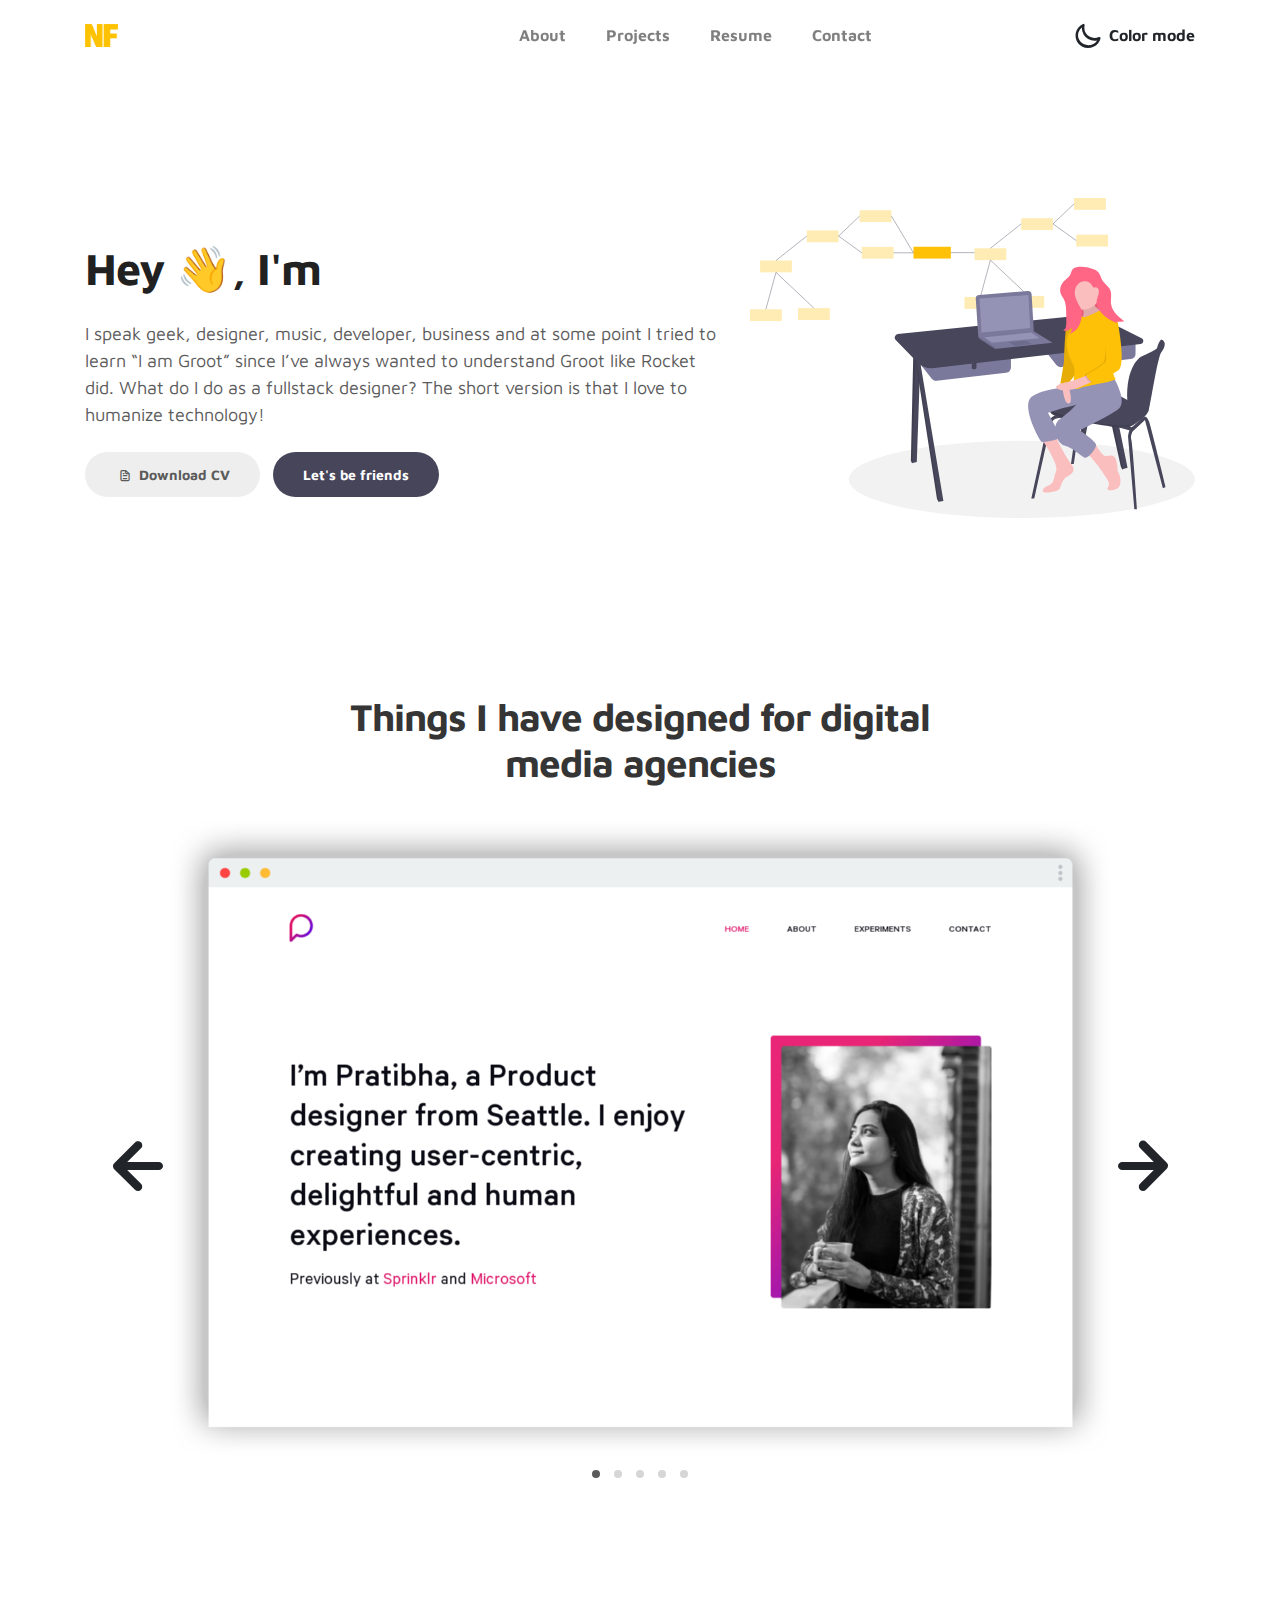
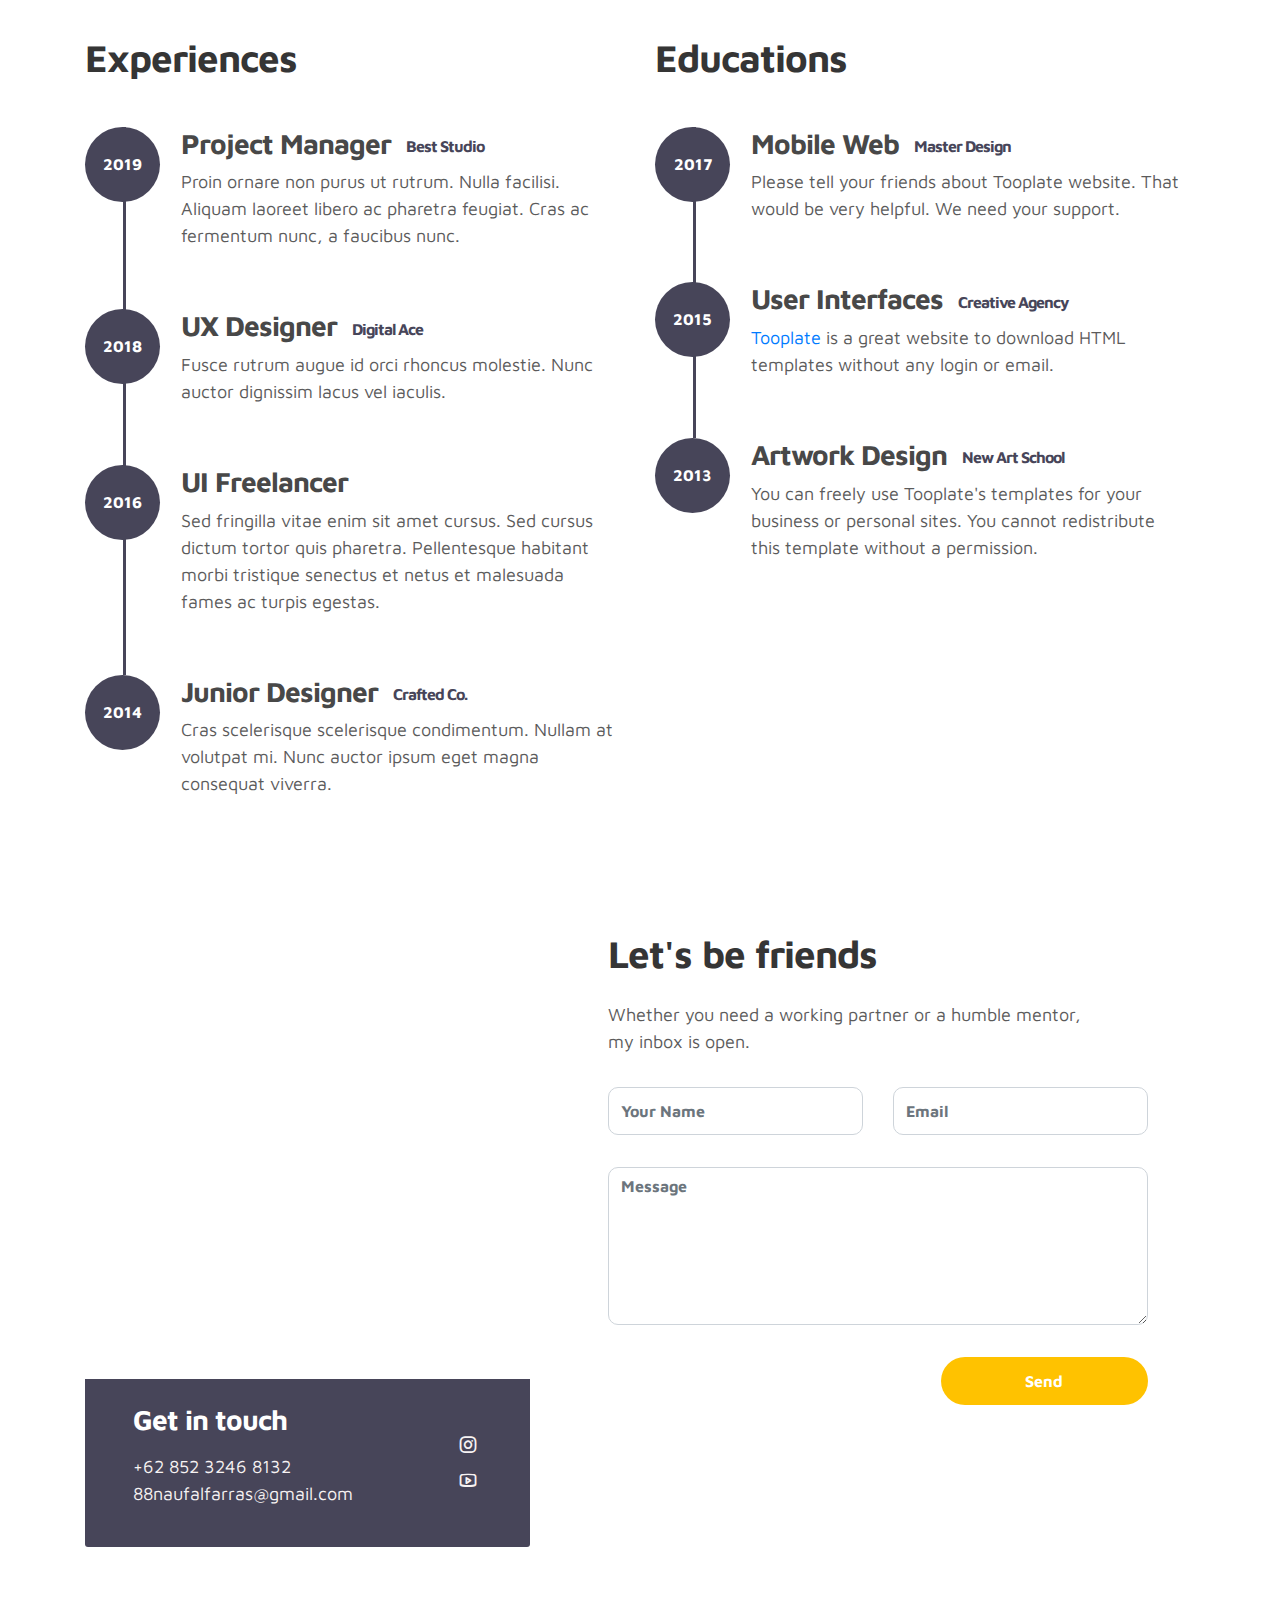
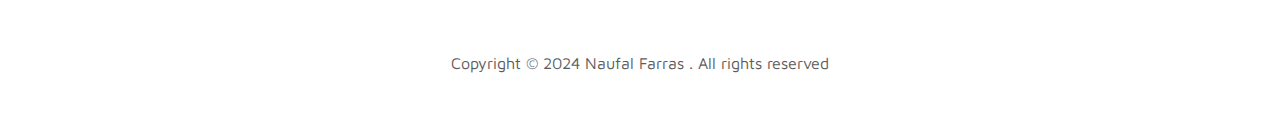
<file: index.html>
<!doctype html>
<html lang="en">
  <head>
    <meta charset="utf-8">
    <meta name="viewport" content="width=device-width, initial-scale=1, shrink-to-fit=no">
    <meta name="description" content="">
    <meta name="author" content="">

    <title>Naufal Farras - Junior Web Developer</title>
    <link rel="icon" href="images/logo/logo-porto.svg">

    <link rel="stylesheet" href="css/bootstrap.min.css">
    <link rel="stylesheet" href="css/unicons.css">
    <link rel="stylesheet" href="css/owl.carousel.min.css">
    <link rel="stylesheet" href="css/owl.theme.default.min.css">
    <link rel="stylesheet" href="css/tooplate-style.css">
    
  </head>
  <body>

    <!-- MENU -->
    <nav class="navbar navbar-expand-sm navbar-light">
        <div class="container">
            <a class="" href="index.html"><img src="images/logo/logo-porto.png" alt="" style="width:10% !important; margin: 16px 0 16px 0 !important;"></a>

            <button class="navbar-toggler" type="button" data-toggle="collapse" data-target="#navbarNav" aria-controls="navbarNav" aria-expanded="false"
                aria-label="Toggle navigation">
                <span class="navbar-toggler-icon"></span>
                <span class="navbar-toggler-icon"></span>
                <span class="navbar-toggler-icon"></span>
            </button>

            <div class="collapse navbar-collapse" id="navbarNav">
                <ul class="navbar-nav mx-auto">
                    <li class="nav-item">
                        <a href="#about" class="nav-link"><span data-hover="About">About</span></a>
                    </li>
                    <li class="nav-item">
                        <a href="#project" class="nav-link"><span data-hover="Projects">Projects</span></a>
                    </li>
                    <li class="nav-item">
                        <a href="#resume" class="nav-link"><span data-hover="Resume">Resume</span></a>
                    </li>
                    <li class="nav-item">
                        <a href="#contact" class="nav-link"><span data-hover="Contact">Contact</span></a>
                    </li>
                </ul>

                <ul class="navbar-nav ml-lg-auto">
                    <div class="ml-lg-4">
                      <div class="color-mode d-lg-flex justify-content-center align-items-center">
                        <i class="color-mode-icon"></i>
                        Color mode
                      </div>
                    </div>
                </ul>
            </div>
        </div>
    </nav>

    <!-- ABOUT -->
    <section class="about full-screen d-lg-flex justify-content-center align-items-center" id="about">
        <div class="container">
            <div class="row">
                
                <div class="col-lg-7 col-md-12 col-12 d-flex align-items-center">
                    <div class="about-text">
                        <!-- <small class="small-text">Welcome to <span class="mobile-block">my portfolio website!</span></small> -->
                        <h1 class="animated animated-text">
                            <div><span class="mr-2">Hey 👋, I'm</span>
                                <div class="animated-info mt-2">
                                    <span class="animated-item">Naufal Farras</span>
                                    <span class="animated-item">a Web Developer</span>
                                    <span class="animated-item">a Graphic Designer</span>
                                </div>
                            </div>
                        </h1>

                        <p>I speak geek, designer, music, developer, business and at some point I tried to learn “I am Groot” since I’ve always wanted to understand Groot like Rocket did. What do I do as a fullstack designer? The short version is that I love to humanize technology!</p>
                        
                        <div class="custom-btn-group mt-4">
                          <a href="https://drive.google.com/file/d/1t94HStIhI4HjI6bMxLmgW-2JuQo9mFXG/view?usp=sharing" class="btn mr-lg-2 custom-btn"><i class='uil uil-file-alt'></i> Download CV</a>
                          <a href="#contact" class="btn custom-btn custom-btn-bg custom-btn-link">Let's be friends</a>
                        </div>
                    </div>
                </div>

                <div class="col-lg-5 col-md-12 col-12">
                    <div class="about-image svg">
                        <img src="images/undraw/undraw_software_engineer_lvl5.svg" class="img-fluid" alt="svg image">
                    </div>
                </div>

            </div>
        </div>
    </section>

    <!-- PROJECTS -->
    <section class="project py-5" id="project">
        <div class="container">
                
                <div class="row">
                  <div class="col-lg-11 text-center mx-auto col-12">

                      <div class="col-lg-8 mx-auto">
                        <h2>Things I have designed for digital media agencies</h2>
                      </div>

                      <div class="owl-carousel owl-theme">
                        <div class="item">
                          <div class="project-info">
                            <img src="images/project/project-image01.png" class="img-fluid" alt="project image">
                          </div>
                        </div>

                        <div class="item">
                          <div class="project-info">
                            <img src="images/project/project-image02.png" class="img-fluid" alt="project image">
                          </div>
                        </div>

                        <div class="item">
                          <div class="project-info">
                            <img src="images/project/project-image03.png" class="img-fluid" alt="project image">
                          </div>
                        </div>

                        <div class="item">
                          <div class="project-info">
                            <img src="images/project/project-image04.png" class="img-fluid" alt="project image">
                          </div>
                        </div>

                        <div class="item">
                          <div class="project-info">
                            <img src="images/project/project-image05.png" class="img-fluid" alt="project image">
                          </div>
                        </div>
                      </div>

                  </div>
                </div>
        </div>
    </section>

    <!-- FEATURES -->
    <section class="resume py-5 d-lg-flex justify-content-center align-items-center" id="resume">
        <div class="container">
            <div class="row">

                <div class="col-lg-6 col-12">
                  <h2 class="mb-4">Experiences</h2>

                    <div class="timeline">
                        <div class="timeline-wrapper">
                             <div class="timeline-yr">
                                  <span>2019</span>
                             </div>
                             <div class="timeline-info">
                                  <h3><span>Project Manager</span><small>Best Studio</small></h3>
                                  <p>Proin ornare non purus ut rutrum. Nulla facilisi. Aliquam laoreet libero ac pharetra feugiat. Cras ac fermentum nunc, a faucibus nunc.</p>
                             </div>
                        </div>

                        <div class="timeline-wrapper">
                            <div class="timeline-yr">
                                <span>2018</span>
                            </div>
                            <div class="timeline-info">
                                <h3><span>UX Designer</span><small>Digital Ace</small></h3>
                                <p>Fusce rutrum augue id orci rhoncus molestie. Nunc auctor dignissim lacus vel iaculis.</p>
                            </div>
                        </div>

                        <div class="timeline-wrapper">
                            <div class="timeline-yr">
                                <span>2016</span>
                            </div>
                            <div class="timeline-info">
                                <h3><span>UI Freelancer</h3>
                                <p>Sed fringilla vitae enim sit amet cursus. Sed cursus dictum tortor quis pharetra. Pellentesque habitant morbi tristique senectus et netus et malesuada fames ac turpis egestas.</p>
                            </div>
                        </div>
                        
                        <div class="timeline-wrapper">
                            <div class="timeline-yr">
                                <span>2014</span>
                            </div>
                            <div class="timeline-info">
                                <h3><span>Junior Designer<small>Crafted Co.</small></h3>
                                <p>Cras scelerisque scelerisque condimentum. Nullam at volutpat mi. Nunc auctor ipsum eget magna consequat viverra.</p>
                            </div>
                        </div>

                    </div>
                </div>

                <div class="col-lg-6 col-12">
                  <h2 class="mb-4 mobile-mt-2">Educations</h2>

                    <div class="timeline">
                        <div class="timeline-wrapper">
                             <div class="timeline-yr">
                                  <span>2017</span>
                             </div>
                             <div class="timeline-info">
                                  <h3><span>Mobile Web</span><small>Master Design</small></h3>
                                  <p>Please tell your friends about Tooplate website. That would be very helpful. We need your support.</p>
                             </div>
                        </div>

                        <div class="timeline-wrapper">
                            <div class="timeline-yr">
                                <span>2015</span>
                            </div>
                            <div class="timeline-info">
                                <h3><span>User Interfaces</span><small>Creative Agency</small></h3>
                                <p><a rel="nofollow" href="https://www.facebook.com/tooplate">Tooplate</a> is a great website to download HTML templates without any login or email.</p>
                            </div>
                        </div>
                        
                        <div class="timeline-wrapper">
                            <div class="timeline-yr">
                                <span>2013</span>
                            </div>
                            <div class="timeline-info">
                                <h3><span>Artwork Design</span><small>New Art School</small></h3>
                                <p>You can freely use Tooplate's templates for your business or personal sites. You cannot redistribute this template without a permission.</p>
                            </div>
                        </div>

                    </div>
                </div>
                
            </div>
        </div>
    </section>

    <!-- CONTACT -->
    <section class="contact py-5" id="contact">
      <div class="container">
        <div class="row">
          
          <div class="col-lg-5 mr-lg-5 col-12">
            <div class="google-map w-100">
              <iframe src="https://www.google.com/maps/embed?pb=!1m10!1m8!1m3!1d699.5543248693353!2d109.9023208738746!3d-7.3227674545466215!3m2!1i1024!2i768!4f13.1!5e0!3m2!1sid!2sid!4v1712453257337!5m2!1sid!2sid" width="600" height="450" style="border:0;" allowfullscreen="" loading="lazy" referrerpolicy="no-referrer-when-downgrade"></iframe>
            </div>

            <div class="contact-info d-flex justify-content-between align-items-center py-4 px-lg-5">
                <div class="contact-info-item">
                  <h3 class="mb-3 text-white">Get in touch</h3>
                  <p class="footer-text mb-0">+62 852 3246 8132</p>
                  <p><a href="mailto:hello@company.co">88naufalfarras@gmail.com</a></p>
                </div>

                <ul class="social-links">
                     <li><a href="#" class="uil uil-github" data-toggle="tooltip" data-placement="left" title="Github"></a></li>
                     <li><a href="https://www.instagram.com/naufalfarrass/" class="uil uil-instagram" data-toggle="tooltip" data-placement="left" title="Instagram"></a></li>
                     <li><a href="#" class="uil uil-youtube" data-toggle="tooltip" data-placement="left" title="Youtube"></a></li>
                </ul>
            </div>
          </div>

          <div class="col-lg-6 col-12">
            <div class="contact-form">
              <h2 class="mb-4">Let's be friends</h2>
              <p class="mb-0">Whether you need a working partner or a humble mentor,</p>

              <p>my inbox is open.</p>

              <form action="https://formsubmit.co/88naufalfarras@gmail.com" method="POST">
                <div class="row">
                  <div class="col-lg-6 col-12">
                    <input type="text" class="form-control" name="name" placeholder="Your Name" id="name">
                  </div>

                  <div class="col-lg-6 col-12">
                    <input type="email" class="form-control" name="email" placeholder="Email" id="email">
                  </div>

                  <div class="col-12">
                    <textarea name="message" rows="6" class="form-control" id="message" placeholder="Message"></textarea>
                  </div>

                  <div class="ml-lg-auto col-lg-5 col-12">
                    <input type="submit" class="form-control submit-btn" value="Send">
                  </div>
                </div>
              </form>
            </div>
          </div>

        </div>
      </div>
    </section>

    <!-- FOOTER -->
     <footer class="footer py-5">
          <div class="container">
               <div class="row">

                    <div class="col-lg-12 col-12">                                
                        <p class="copyright-text text-center">Copyright &copy; 2024 Naufal Farras . All rights reserved</p>
                    </div>
                    
               </div>
          </div>
     </footer>

    <script src="js/jquery-3.3.1.min.js"></script>
    <script src="js/popper.min.js"></script>
    <script src="js/bootstrap.min.js"></script>
    <script src="js/Headroom.js"></script>
    <script src="js/jQuery.headroom.js"></script>
    <script src="js/owl.carousel.min.js"></script>
    <script src="js/smoothscroll.js"></script>
    <script src="js/custom.js"></script>

  </body>
</html>
</file>
<file: css/unicons.css>
@font-face {
  font-family: 'unicons';
  src: url('../font/unicons.eot?42479262');
  src: url('../font/unicons.eot?42479262#iefix') format('embedded-opentype'),
       url('../font/unicons.woff2?42479262') format('woff2'),
       url('../font/unicons.woff?42479262') format('woff'),
       url('../font/unicons.ttf?42479262') format('truetype'),
       url('../font/unicons.svg?42479262#unicons') format('svg');
  font-weight: normal;
  font-style: normal;
}
/* Chrome hack: SVG is rendered more smooth in Windozze. 100% magic, uncomment if you need it. */
/* Note, that will break hinting! In other OS-es font will be not as sharp as it could be */
/*
@media screen and (-webkit-min-device-pixel-ratio:0) {
  @font-face {
    font-family: 'unicons';
    src: url('../font/unicons.svg?42479262#unicons') format('svg');
  }
}
*/
 
 [class^="uil-"]:before, [class*=" uil-"]:before {
  font-family: "unicons";
  font-style: normal;
  font-weight: normal;
  speak: none;
 
  display: inline-block;
  text-decoration: inherit;
  width: 1em;
  margin-right: .2em;
  text-align: center;
  /* opacity: .8; */
 
  /* For safety - reset parent styles, that can break glyph codes*/
  font-variant: normal;
  text-transform: none;
 
  /* fix buttons height, for twitter bootstrap */
  line-height: 1em;
 
  /* Animation center compensation - margins should be symmetric */
  /* remove if not needed */
  margin-left: .2em;
 
  /* you can be more comfortable with increased icons size */
  /* font-size: 120%; */
 
  /* Font smoothing. That was taken from TWBS */
  -webkit-font-smoothing: antialiased;
  -moz-osx-font-smoothing: grayscale;
 
  /* Uncomment for 3D effect */
  /* text-shadow: 1px 1px 1px rgba(127, 127, 127, 0.3); */
}
 
.uil-abacus:before { content: '\e800'; } /* '' */
.uil-accessible-icon-alt:before { content: '\e801'; } /* '' */
.uil-adjust-alt:before { content: '\e802'; } /* '' */
.uil-adjust-circle:before { content: '\e803'; } /* '' */
.uil-adjust-half:before { content: '\e804'; } /* '' */
.uil-adjust:before { content: '\e805'; } /* '' */
.uil-airplay:before { content: '\e806'; } /* '' */
.uil-align-alt:before { content: '\e807'; } /* '' */
.uil-align-center-alt:before { content: '\e808'; } /* '' */
.uil-align-center-h:before { content: '\e809'; } /* '' */
.uil-align-center-justify:before { content: '\e80a'; } /* '' */
.uil-align-center-v:before { content: '\e80b'; } /* '' */
.uil-align-center:before { content: '\e80c'; } /* '' */
.uil-align-justify:before { content: '\e80d'; } /* '' */
.uil-align-left-justify:before { content: '\e80e'; } /* '' */
.uil-align-left:before { content: '\e80f'; } /* '' */
.uil-align-letter-right:before { content: '\e810'; } /* '' */
.uil-align-right-justify:before { content: '\e811'; } /* '' */
.uil-align-right:before { content: '\e812'; } /* '' */
.uil-align:before { content: '\e813'; } /* '' */
.uil-ambulance:before { content: '\e814'; } /* '' */
.uil-analysis:before { content: '\e815'; } /* '' */
.uil-analytics:before { content: '\e816'; } /* '' */
.uil-anchor:before { content: '\e817'; } /* '' */
.uil-android-phone-slash:before { content: '\e818'; } /* '' */
.uil-angle-double-down:before { content: '\e819'; } /* '' */
.uil-angle-double-left:before { content: '\e81a'; } /* '' */
.uil-angle-double-right:before { content: '\e81b'; } /* '' */
.uil-angle-double-up:before { content: '\e81c'; } /* '' */
.uil-angle-down:before { content: '\e81d'; } /* '' */
.uil-angle-left:before { content: '\e81e'; } /* '' */
.uil-angle-right-b:before { content: '\e81f'; } /* '' */
.uil-angle-right:before { content: '\e820'; } /* '' */
.uil-angle-up:before { content: '\e821'; } /* '' */
.uil-annoyed-alt:before { content: '\e822'; } /* '' */
.uil-annoyed:before { content: '\e823'; } /* '' */
.uil-apps:before { content: '\e824'; } /* '' */
.uil-archive-alt:before { content: '\e825'; } /* '' */
.uil-archive:before { content: '\e826'; } /* '' */
.uil-arrow-break:before { content: '\e827'; } /* '' */
.uil-arrow-circle-down:before { content: '\e828'; } /* '' */
.uil-arrow-circle-left:before { content: '\e829'; } /* '' */
.uil-arrow-circle-right:before { content: '\e82a'; } /* '' */
.uil-arrow-circle-up:before { content: '\e82b'; } /* '' */
.uil-arrow-compress-h:before { content: '\e82c'; } /* '' */
.uil-arrow-down-left:before { content: '\e82d'; } /* '' */
.uil-arrow-down-right:before { content: '\e82e'; } /* '' */
.uil-arrow-down:before { content: '\e82f'; } /* '' */
.uil-arrow-from-right:before { content: '\e830'; } /* '' */
.uil-arrow-from-top:before { content: '\e831'; } /* '' */
.uil-arrow-growth:before { content: '\e832'; } /* '' */
.uil-arrow-left:before { content: '\e833'; } /* '' */
.uil-arrow-random:before { content: '\e834'; } /* '' */
.uil-arrow-resize-diagonal:before { content: '\e835'; } /* '' */
.uil-arrow-right:before { content: '\e836'; } /* '' */
.uil-arrow-to-bottom:before { content: '\e837'; } /* '' */
.uil-arrow-to-right:before { content: '\e838'; } /* '' */
.uil-arrow-up-left:before { content: '\e839'; } /* '' */
.uil-arrow-up-right:before { content: '\e83a'; } /* '' */
.uil-arrow-up:before { content: '\e83b'; } /* '' */
.uil-arrows-h-alt:before { content: '\e83c'; } /* '' */
.uil-arrows-h:before { content: '\e83d'; } /* '' */
.uil-arrows-left-down:before { content: '\e83e'; } /* '' */
.uil-arrows-maximize:before { content: '\e83f'; } /* '' */
.uil-arrows-merge:before { content: '\e840'; } /* '' */
.uil-arrows-resize-h:before { content: '\e841'; } /* '' */
.uil-arrows-resize-v:before { content: '\e842'; } /* '' */
.uil-arrows-resize:before { content: '\e843'; } /* '' */
.uil-arrows-right-down:before { content: '\e844'; } /* '' */
.uil-arrows-shrink-h:before { content: '\e845'; } /* '' */
.uil-arrows-shrink-v:before { content: '\e846'; } /* '' */
.uil-arrows-up-right:before { content: '\e847'; } /* '' */
.uil-arrows-v-alt:before { content: '\e848'; } /* '' */
.uil-arrows-v:before { content: '\e849'; } /* '' */
.uil-at:before { content: '\e84a'; } /* '' */
.uil-atm-card:before { content: '\e84b'; } /* '' */
.uil-atom:before { content: '\e84c'; } /* '' */
.uil-auto-flash:before { content: '\e84d'; } /* '' */
.uil-award-alt:before { content: '\e84e'; } /* '' */
.uil-award:before { content: '\e84f'; } /* '' */
.uil-baby-carriage:before { content: '\e850'; } /* '' */
.uil-backpack:before { content: '\e851'; } /* '' */
.uil-backspace:before { content: '\e852'; } /* '' */
.uil-backward:before { content: '\e853'; } /* '' */
.uil-bag-alt:before { content: '\e854'; } /* '' */
.uil-bag-slash:before { content: '\e855'; } /* '' */
.uil-bag:before { content: '\e856'; } /* '' */
.uil-ball:before { content: '\e857'; } /* '' */
.uil-ban:before { content: '\e858'; } /* '' */
.uil-bars:before { content: '\e859'; } /* '' */
.uil-basketball-hoop:before { content: '\e85a'; } /* '' */
.uil-basketball:before { content: '\e85b'; } /* '' */
.uil-battery-bolt:before { content: '\e85c'; } /* '' */
.uil-battery-empty:before { content: '\e85d'; } /* '' */
.uil-bed-double:before { content: '\e85e'; } /* '' */
.uil-bed:before { content: '\e85f'; } /* '' */
.uil-bell-school:before { content: '\e860'; } /* '' */
.uil-bell-slash:before { content: '\e861'; } /* '' */
.uil-bill:before { content: '\e862'; } /* '' */
.uil-bitcoin-circle:before { content: '\e863'; } /* '' */
.uil-bitcoin:before { content: '\e864'; } /* '' */
.uil-bluetooth-b:before { content: '\e865'; } /* '' */
.uil-bolt-alt:before { content: '\e866'; } /* '' */
.uil-bolt-slash:before { content: '\e867'; } /* '' */
.uil-bolt:before { content: '\e868'; } /* '' */
.uil-book-alt:before { content: '\e869'; } /* '' */
.uil-book-medical:before { content: '\e86a'; } /* '' */
.uil-book-open:before { content: '\e86b'; } /* '' */
.uil-book-reader:before { content: '\e86c'; } /* '' */
.uil-book:before { content: '\e86d'; } /* '' */
.uil-bookmark-full:before { content: '\e86e'; } /* '' */
.uil-bookmark:before { content: '\e86f'; } /* '' */
.uil-books:before { content: '\e870'; } /* '' */
.uil-boombox:before { content: '\e871'; } /* '' */
.uil-border-alt:before { content: '\e872'; } /* '' */
.uil-border-bottom:before { content: '\e873'; } /* '' */
.uil-border-clear:before { content: '\e874'; } /* '' */
.uil-border-horizontal:before { content: '\e875'; } /* '' */
.uil-border-inner:before { content: '\e876'; } /* '' */
.uil-border-left:before { content: '\e877'; } /* '' */
.uil-border-out:before { content: '\e878'; } /* '' */
.uil-border-right:before { content: '\e879'; } /* '' */
.uil-border-top:before { content: '\e87a'; } /* '' */
.uil-border-vertical:before { content: '\e87b'; } /* '' */
.uil-box:before { content: '\e87c'; } /* '' */
.uil-briefcase-alt:before { content: '\e87d'; } /* '' */
.uil-briefcase:before { content: '\e87e'; } /* '' */
.uil-bright:before { content: '\e87f'; } /* '' */
.uil-brightness-empty:before { content: '\e880'; } /* '' */
.uil-brightness-half:before { content: '\e881'; } /* '' */
.uil-brightness-low:before { content: '\e882'; } /* '' */
.uil-brightness-minus:before { content: '\e883'; } /* '' */
.uil-brightness-plus:before { content: '\e884'; } /* '' */
.uil-brightness:before { content: '\e885'; } /* '' */
.uil-bring-bottom:before { content: '\e886'; } /* '' */
.uil-bring-front:before { content: '\e887'; } /* '' */
.uil-brush-alt:before { content: '\e888'; } /* '' */
.uil-bug:before { content: '\e889'; } /* '' */
.uil-building:before { content: '\e88a'; } /* '' */
.uil-bullseye:before { content: '\e88b'; } /* '' */
.uil-bus-alt:before { content: '\e88c'; } /* '' */
.uil-bus-school:before { content: '\e88d'; } /* '' */
.uil-bus:before { content: '\e88e'; } /* '' */
.uil-calcualtor:before { content: '\e88f'; } /* '' */
.uil-calculator-alt:before { content: '\e890'; } /* '' */
.uil-calendar-alt:before { content: '\e891'; } /* '' */
.uil-calendar-slash:before { content: '\e892'; } /* '' */
.uil-calender:before { content: '\e893'; } /* '' */
.uil-calling:before { content: '\e894'; } /* '' */
.uil-camera-plus:before { content: '\e895'; } /* '' */
.uil-camera-slash:before { content: '\e896'; } /* '' */
.uil-camera:before { content: '\e897'; } /* '' */
.uil-cancel:before { content: '\e898'; } /* '' */
.uil-capsule:before { content: '\e899'; } /* '' */
.uil-capture:before { content: '\e89a'; } /* '' */
.uil-car-sideview:before { content: '\e89b'; } /* '' */
.uil-car-slash:before { content: '\e89c'; } /* '' */
.uil-car-wash:before { content: '\e89d'; } /* '' */
.uil-car:before { content: '\e89e'; } /* '' */
.uil-card-atm:before { content: '\e89f'; } /* '' */
.uil-caret-right:before { content: '\e8a0'; } /* '' */
.uil-cart:before { content: '\e8a1'; } /* '' */
.uil-cell:before { content: '\e8a2'; } /* '' */
.uil-celsius:before { content: '\e8a3'; } /* '' */
.uil-chart-bar-alt:before { content: '\e8a4'; } /* '' */
.uil-chart-bar:before { content: '\e8a5'; } /* '' */
.uil-chart-down:before { content: '\e8a6'; } /* '' */
.uil-chart-growth-alt:before { content: '\e8a7'; } /* '' */
.uil-chart-growth:before { content: '\e8a8'; } /* '' */
.uil-chart-line:before { content: '\e8a9'; } /* '' */
.uil-chart-pie-alt:before { content: '\e8aa'; } /* '' */
.uil-chart-pie:before { content: '\e8ab'; } /* '' */
.uil-chart:before { content: '\e8ac'; } /* '' */
.uil-chat-bubble-user:before { content: '\e8ad'; } /* '' */
.uil-chat-info:before { content: '\e8ae'; } /* '' */
.uil-chat:before { content: '\e8af'; } /* '' */
.uil-check-circle:before { content: '\e8b0'; } /* '' */
.uil-check-square:before { content: '\e8b1'; } /* '' */
.uil-check:before { content: '\e8b2'; } /* '' */
.uil-circle-layer:before { content: '\e8b3'; } /* '' */
.uil-circle:before { content: '\e8b4'; } /* '' */
.uil-circuit:before { content: '\e8b5'; } /* '' */
.uil-clapper-board:before { content: '\e8b6'; } /* '' */
.uil-clipboard-alt:before { content: '\e8b7'; } /* '' */
.uil-clipboard-blank:before { content: '\e8b8'; } /* '' */
.uil-clipboard-notes:before { content: '\e8b9'; } /* '' */
.uil-clipboard:before { content: '\e8ba'; } /* '' */
.uil-clock-eight:before { content: '\e8bb'; } /* '' */
.uil-clock-five:before { content: '\e8bc'; } /* '' */
.uil-clock-nine:before { content: '\e8bd'; } /* '' */
.uil-clock-seven:before { content: '\e8be'; } /* '' */
.uil-clock-ten:before { content: '\e8bf'; } /* '' */
.uil-clock-three:before { content: '\e8c0'; } /* '' */
.uil-clock-two:before { content: '\e8c1'; } /* '' */
.uil-clock:before { content: '\e8c2'; } /* '' */
.uil-closed-captioning:before { content: '\e8c3'; } /* '' */
.uil-cloud-block:before { content: '\e8c4'; } /* '' */
.uil-cloud-bookmark:before { content: '\e8c5'; } /* '' */
.uil-cloud-check:before { content: '\e8c6'; } /* '' */
.uil-cloud-computing:before { content: '\e8c7'; } /* '' */
.uil-cloud-data-connection:before { content: '\e8c8'; } /* '' */
.uil-cloud-database-tree:before { content: '\e8c9'; } /* '' */
.uil-cloud-download:before { content: '\e8ca'; } /* '' */
.uil-cloud-drizzle:before { content: '\e8cb'; } /* '' */
.uil-cloud-exclamation:before { content: '\e8cc'; } /* '' */
.uil-cloud-hail:before { content: '\e8cd'; } /* '' */
.uil-cloud-heart:before { content: '\e8ce'; } /* '' */
.uil-cloud-info:before { content: '\e8cf'; } /* '' */
.uil-cloud-lock:before { content: '\e8d0'; } /* '' */
.uil-cloud-meatball:before { content: '\e8d1'; } /* '' */
.uil-cloud-moon-hail:before { content: '\e8d2'; } /* '' */
.uil-cloud-moon-meatball:before { content: '\e8d3'; } /* '' */
.uil-cloud-moon-rain:before { content: '\e8d4'; } /* '' */
.uil-cloud-moon-showers:before { content: '\e8d5'; } /* '' */
.uil-cloud-moon:before { content: '\e8d6'; } /* '' */
.uil-cloud-question:before { content: '\e8d7'; } /* '' */
.uil-cloud-rain-sun:before { content: '\e8d8'; } /* '' */
.uil-cloud-rain:before { content: '\e8d9'; } /* '' */
.uil-cloud-redo:before { content: '\e8da'; } /* '' */
.uil-cloud-set:before { content: '\e8db'; } /* '' */
.uil-cloud-share:before { content: '\e8dc'; } /* '' */
.uil-cloud-shield:before { content: '\e8dd'; } /* '' */
.uil-cloud-showers-alt:before { content: '\e8de'; } /* '' */
.uil-cloud-showers-heavy:before { content: '\e8df'; } /* '' */
.uil-cloud-showers:before { content: '\e8e0'; } /* '' */
.uil-cloud-slash:before { content: '\e8e1'; } /* '' */
.uil-cloud-sun-hail:before { content: '\e8e2'; } /* '' */
.uil-cloud-sun-meatball:before { content: '\e8e3'; } /* '' */
.uil-cloud-sun-rain-alt:before { content: '\e8e4'; } /* '' */
.uil-cloud-sun-rain:before { content: '\e8e5'; } /* '' */
.uil-cloud-sun-tear:before { content: '\e8e6'; } /* '' */
.uil-cloud-sun:before { content: '\e8e7'; } /* '' */
.uil-cloud-times:before { content: '\e8e8'; } /* '' */
.uil-cloud-unlock:before { content: '\e8e9'; } /* '' */
.uil-cloud-upload:before { content: '\e8ea'; } /* '' */
.uil-cloud-wifi:before { content: '\e8eb'; } /* '' */
.uil-cloud-wind:before { content: '\e8ec'; } /* '' */
.uil-cloud:before { content: '\e8ed'; } /* '' */
.uil-clouds:before { content: '\e8ee'; } /* '' */
.uil-club:before { content: '\e8ef'; } /* '' */
.uil-code:before { content: '\e8f0'; } /* '' */
.uil-coffee:before { content: '\e8f1'; } /* '' */
.uil-cog:before { content: '\e8f2'; } /* '' */
.uil-coins:before { content: '\e8f3'; } /* '' */
.uil-columns:before { content: '\e8f4'; } /* '' */
.uil-comment-alt-block:before { content: '\e8f5'; } /* '' */
.uil-comment-alt-chart-lines:before { content: '\e8f6'; } /* '' */
.uil-comment-alt-check:before { content: '\e8f7'; } /* '' */
.uil-comment-alt-dots:before { content: '\e8f8'; } /* '' */
.uil-comment-alt-download:before { content: '\e8f9'; } /* '' */
.uil-comment-alt-edit:before { content: '\e8fa'; } /* '' */
.uil-comment-alt-exclamation:before { content: '\e8fb'; } /* '' */
.uil-comment-alt-heart:before { content: '\e8fc'; } /* '' */
.uil-comment-alt-image:before { content: '\e8fd'; } /* '' */
.uil-comment-alt-info:before { content: '\e8fe'; } /* '' */
.uil-comment-alt-lines:before { content: '\e8ff'; } /* '' */
.uil-comment-alt-lock:before { content: '\e900'; } /* '' */
.uil-comment-alt-medical:before { content: '\e901'; } /* '' */
.uil-comment-alt-message:before { content: '\e902'; } /* '' */
.uil-comment-alt-notes:before { content: '\e903'; } /* '' */
.uil-comment-alt-plus:before { content: '\e904'; } /* '' */
.uil-comment-alt-question:before { content: '\e905'; } /* '' */
.uil-comment-alt-redo:before { content: '\e906'; } /* '' */
.uil-comment-alt-search:before { content: '\e907'; } /* '' */
.uil-comment-alt-share:before { content: '\e908'; } /* '' */
.uil-comment-alt-shield:before { content: '\e909'; } /* '' */
.uil-comment-alt-upload:before { content: '\e90a'; } /* '' */
.uil-comment-alt-verify:before { content: '\e90b'; } /* '' */
.uil-comment-alt:before { content: '\e90c'; } /* '' */
.uil-comment-block:before { content: '\e90d'; } /* '' */
.uil-comment-chart-line:before { content: '\e90e'; } /* '' */
.uil-comment-check:before { content: '\e90f'; } /* '' */
.uil-comment-dots:before { content: '\e910'; } /* '' */
.uil-comment-download:before { content: '\e911'; } /* '' */
.uil-comment-edit:before { content: '\e912'; } /* '' */
.uil-comment-exclamation:before { content: '\e913'; } /* '' */
.uil-comment-heart:before { content: '\e914'; } /* '' */
.uil-comment-image:before { content: '\e915'; } /* '' */
.uil-comment-info-alt:before { content: '\e916'; } /* '' */
.uil-comment-info:before { content: '\e917'; } /* '' */
.uil-comment-lines:before { content: '\e918'; } /* '' */
.uil-comment-lock:before { content: '\e919'; } /* '' */
.uil-comment-medical:before { content: '\e91a'; } /* '' */
.uil-comment-message:before { content: '\e91b'; } /* '' */
.uil-comment-notes:before { content: '\e91c'; } /* '' */
.uil-comment-plus:before { content: '\e91d'; } /* '' */
.uil-comment-question:before { content: '\e91e'; } /* '' */
.uil-comment-redo:before { content: '\e91f'; } /* '' */
.uil-comment-search:before { content: '\e920'; } /* '' */
.uil-comment-share:before { content: '\e921'; } /* '' */
.uil-comment-shield:before { content: '\e922'; } /* '' */
.uil-comment-slash:before { content: '\e923'; } /* '' */
.uil-comment-upload:before { content: '\e924'; } /* '' */
.uil-comment-verify:before { content: '\e925'; } /* '' */
.uil-comment:before { content: '\e926'; } /* '' */
.uil-comments-alt:before { content: '\e927'; } /* '' */
.uil-comments:before { content: '\e928'; } /* '' */
.uil-commnet-alt-slash:before { content: '\e929'; } /* '' */
.uil-compact-disc:before { content: '\e92a'; } /* '' */
.uil-compass:before { content: '\e92b'; } /* '' */
.uil-compress-alt-left:before { content: '\e92c'; } /* '' */
.uil-compress-alt:before { content: '\e92d'; } /* '' */
.uil-compress-arrows:before { content: '\e92e'; } /* '' */
.uil-compress-lines:before { content: '\e92f'; } /* '' */
.uil-compress-point:before { content: '\e930'; } /* '' */
.uil-compress-v:before { content: '\e931'; } /* '' */
.uil-compress:before { content: '\e932'; } /* '' */
.uil-computer-mouse:before { content: '\e933'; } /* '' */
.uil-confused:before { content: '\e934'; } /* '' */
.uil-constructor:before { content: '\e935'; } /* '' */
.uil-copy-alt:before { content: '\e936'; } /* '' */
.uil-copy-landscape:before { content: '\e937'; } /* '' */
.uil-copy:before { content: '\e938'; } /* '' */
.uil-copyright:before { content: '\e939'; } /* '' */
.uil-corner-down-left:before { content: '\e93a'; } /* '' */
.uil-corner-down-right-alt:before { content: '\e93b'; } /* '' */
.uil-corner-down-right:before { content: '\e93c'; } /* '' */
.uil-corner-left-down:before { content: '\e93d'; } /* '' */
.uil-corner-right-down:before { content: '\e93e'; } /* '' */
.uil-corner-up-left-alt:before { content: '\e93f'; } /* '' */
.uil-corner-up-left:before { content: '\e940'; } /* '' */
.uil-corner-up-right-alt:before { content: '\e941'; } /* '' */
.uil-corner-up-right:before { content: '\e942'; } /* '' */
.uil-creative-commons-pd-alt:before { content: '\e943'; } /* '' */
.uil-creative-commons-pd:before { content: '\e944'; } /* '' */
.uil-crockery:before { content: '\e945'; } /* '' */
.uil-crop-alt-rotate-left:before { content: '\e946'; } /* '' */
.uil-crop-alt-rotate-right:before { content: '\e947'; } /* '' */
.uil-crop-alt:before { content: '\e948'; } /* '' */
.uil-crosshair-alt:before { content: '\e949'; } /* '' */
.uil-crosshair:before { content: '\e94a'; } /* '' */
.uil-crosshairs:before { content: '\e94b'; } /* '' */
.uil-cube:before { content: '\e94c'; } /* '' */
.uil-data-sharing:before { content: '\e94d'; } /* '' */
.uil-database-alt:before { content: '\e94e'; } /* '' */
.uil-database:before { content: '\e94f'; } /* '' */
.uil-desert:before { content: '\e950'; } /* '' */
.uil-desktop-alt-slash:before { content: '\e951'; } /* '' */
.uil-desktop-alt:before { content: '\e952'; } /* '' */
.uil-desktop-cloud-alt:before { content: '\e953'; } /* '' */
.uil-desktop-slash:before { content: '\e954'; } /* '' */
.uil-desktop:before { content: '\e955'; } /* '' */
.uil-dialpad-alt:before { content: '\e956'; } /* '' */
.uil-dialpad:before { content: '\e957'; } /* '' */
.uil-diamond:before { content: '\e958'; } /* '' */
.uil-diary-alt:before { content: '\e959'; } /* '' */
.uil-diary:before { content: '\e95a'; } /* '' */
.uil-dice-five:before { content: '\e95b'; } /* '' */
.uil-dice-four:before { content: '\e95c'; } /* '' */
.uil-dice-one:before { content: '\e95d'; } /* '' */
.uil-dice-six:before { content: '\e95e'; } /* '' */
.uil-dice-three:before { content: '\e95f'; } /* '' */
.uil-dice-two:before { content: '\e960'; } /* '' */
.uil-direction:before { content: '\e961'; } /* '' */
.uil-directions:before { content: '\e962'; } /* '' */
.uil-dizzy-meh:before { content: '\e963'; } /* '' */
.uil-dna:before { content: '\e964'; } /* '' */
.uil-document-layout-center:before { content: '\e965'; } /* '' */
.uil-document-layout-left:before { content: '\e966'; } /* '' */
.uil-document-layout-right:before { content: '\e967'; } /* '' */
.uil-document:before { content: '\e968'; } /* '' */
.uil-dollar-alt:before { content: '\e969'; } /* '' */
.uil-dollar-sign-alt:before { content: '\e96a'; } /* '' */
.uil-dollar-sign:before { content: '\e96b'; } /* '' */
.uil-down-arrow:before { content: '\e96c'; } /* '' */
.uil-download-alt:before { content: '\e96d'; } /* '' */
.uil-dribbble:before { content: '\e96e'; } /* '' */
.uil-drill:before { content: '\e96f'; } /* '' */
.uil-dropbox:before { content: '\e970'; } /* '' */
.uil-dumbbell:before { content: '\e971'; } /* '' */
.uil-edit-alt:before { content: '\e972'; } /* '' */
.uil-edit:before { content: '\e973'; } /* '' */
.uil-ellipsis-h:before { content: '\e974'; } /* '' */
.uil-ellipsis-v:before { content: '\e975'; } /* '' */
.uil-emoji:before { content: '\e976'; } /* '' */
.uil-enter:before { content: '\e977'; } /* '' */
.uil-entry:before { content: '\e978'; } /* '' */
.uil-envelope-add:before { content: '\e979'; } /* '' */
.uil-envelope-alt:before { content: '\e97a'; } /* '' */
.uil-envelope-block:before { content: '\e97b'; } /* '' */
.uil-envelope-bookmark:before { content: '\e97c'; } /* '' */
.uil-envelope-check:before { content: '\e97d'; } /* '' */
.uil-envelope-download-alt:before { content: '\e97e'; } /* '' */
.uil-envelope-download:before { content: '\e97f'; } /* '' */
.uil-envelope-edit:before { content: '\e980'; } /* '' */
.uil-envelope-exclamation:before { content: '\e981'; } /* '' */
.uil-envelope-heart:before { content: '\e982'; } /* '' */
.uil-envelope-info:before { content: '\e983'; } /* '' */
.uil-envelope-lock:before { content: '\e984'; } /* '' */
.uil-envelope-minus:before { content: '\e985'; } /* '' */
.uil-envelope-open:before { content: '\e986'; } /* '' */
.uil-envelope-question:before { content: '\e987'; } /* '' */
.uil-envelope-receive:before { content: '\e988'; } /* '' */
.uil-envelope-redo:before { content: '\e989'; } /* '' */
.uil-envelope-search:before { content: '\e98a'; } /* '' */
.uil-envelope-send:before { content: '\e98b'; } /* '' */
.uil-envelope-share:before { content: '\e98c'; } /* '' */
.uil-envelope-shield:before { content: '\e98d'; } /* '' */
.uil-envelope-star:before { content: '\e98e'; } /* '' */
.uil-envelope-times:before { content: '\e98f'; } /* '' */
.uil-envelope-upload-alt:before { content: '\e990'; } /* '' */
.uil-envelope-upload:before { content: '\e991'; } /* '' */
.uil-envelope:before { content: '\e992'; } /* '' */
.uil-envelopes:before { content: '\e993'; } /* '' */
.uil-equal-circle:before { content: '\e994'; } /* '' */
.uil-euro-circle:before { content: '\e995'; } /* '' */
.uil-euro:before { content: '\e996'; } /* '' */
.uil-exchange-alt:before { content: '\e997'; } /* '' */
.uil-exchange:before { content: '\e998'; } /* '' */
.uil-exclamation-circle:before { content: '\e999'; } /* '' */
.uil-exclamation-octagon:before { content: '\e99a'; } /* '' */
.uil-exclamation-triangle:before { content: '\e99b'; } /* '' */
.uil-exclude:before { content: '\e99c'; } /* '' */
.uil-exit:before { content: '\e99d'; } /* '' */
.uil-expand-alt:before { content: '\e99e'; } /* '' */
.uil-expand-arrows-alt:before { content: '\e99f'; } /* '' */
.uil-expand-arrows:before { content: '\e9a0'; } /* '' */
.uil-expand-from-corner:before { content: '\e9a1'; } /* '' */
.uil-expand-left:before { content: '\e9a2'; } /* '' */
.uil-export:before { content: '\e9a3'; } /* '' */
.uil-exposure-alt:before { content: '\e9a4'; } /* '' */
.uil-exposure-increase:before { content: '\e9a5'; } /* '' */
.uil-external-link-alt:before { content: '\e9a6'; } /* '' */
.uil-eye-slash:before { content: '\e9a7'; } /* '' */
.uil-eye:before { content: '\e9a8'; } /* '' */
.uil-facebook:before { content: '\e9a9'; } /* '' */
.uil-fahrenheit:before { content: '\e9aa'; } /* '' */
.uil-fast-mail-alt:before { content: '\e9ab'; } /* '' */
.uil-fast-mail:before { content: '\e9ac'; } /* '' */
.uil-favorite:before { content: '\e9ad'; } /* '' */
.uil-feedback:before { content: '\e9ae'; } /* '' */
.uil-file-alt:before { content: '\e9af'; } /* '' */
.uil-file-blank:before { content: '\e9b0'; } /* '' */
.uil-file-block-alt:before { content: '\e9b1'; } /* '' */
.uil-file-bookmark-alt:before { content: '\e9b2'; } /* '' */
.uil-file-check-alt:before { content: '\e9b3'; } /* '' */
.uil-file-check:before { content: '\e9b4'; } /* '' */
.uil-file-contract-dollar:before { content: '\e9b5'; } /* '' */
.uil-file-copy-alt:before { content: '\e9b6'; } /* '' */
.uil-file-download-alt:before { content: '\e9b7'; } /* '' */
.uil-file-download:before { content: '\e9b8'; } /* '' */
.uil-file-edit-alt:before { content: '\e9b9'; } /* '' */
.uil-file-exclamation-alt:before { content: '\e9ba'; } /* '' */
.uil-file-exclamation:before { content: '\e9bb'; } /* '' */
.uil-file-heart:before { content: '\e9bc'; } /* '' */
.uil-file-info-alt:before { content: '\e9bd'; } /* '' */
.uil-file-landscape-alt:before { content: '\e9be'; } /* '' */
.uil-file-landscape:before { content: '\e9bf'; } /* '' */
.uil-file-lanscape-slash:before { content: '\e9c0'; } /* '' */
.uil-file-lock-alt:before { content: '\e9c1'; } /* '' */
.uil-file-medical-alt:before { content: '\e9c2'; } /* '' */
.uil-file-medical:before { content: '\e9c3'; } /* '' */
.uil-file-minus-alt:before { content: '\e9c4'; } /* '' */
.uil-file-minus:before { content: '\e9c5'; } /* '' */
.uil-file-network:before { content: '\e9c6'; } /* '' */
.uil-file-plus-alt:before { content: '\e9c7'; } /* '' */
.uil-file-plus:before { content: '\e9c8'; } /* '' */
.uil-file-question-alt:before { content: '\e9c9'; } /* '' */
.uil-file-question:before { content: '\e9ca'; } /* '' */
.uil-file-redo-alt:before { content: '\e9cb'; } /* '' */
.uil-file-search-alt:before { content: '\e9cc'; } /* '' */
.uil-file-share-alt:before { content: '\e9cd'; } /* '' */
.uil-file-shield-alt:before { content: '\e9ce'; } /* '' */
.uil-file-slash:before { content: '\e9cf'; } /* '' */
.uil-file-times-alt:before { content: '\e9d0'; } /* '' */
.uil-file-times:before { content: '\e9d1'; } /* '' */
.uil-file-upload-alt:before { content: '\e9d2'; } /* '' */
.uil-file-upload:before { content: '\e9d3'; } /* '' */
.uil-file:before { content: '\e9d4'; } /* '' */
.uil-files-landscapes-alt:before { content: '\e9d5'; } /* '' */
.uil-files-landscapes:before { content: '\e9d6'; } /* '' */
.uil-film:before { content: '\e9d7'; } /* '' */
.uil-filter-slash:before { content: '\e9d8'; } /* '' */
.uil-filter:before { content: '\e9d9'; } /* '' */
.uil-flask-potion:before { content: '\e9da'; } /* '' */
.uil-flask:before { content: '\e9db'; } /* '' */
.uil-flip-h-alt:before { content: '\e9dc'; } /* '' */
.uil-flip-h:before { content: '\e9dd'; } /* '' */
.uil-flip-v-alt:before { content: '\e9de'; } /* '' */
.uil-flip-v:before { content: '\e9df'; } /* '' */
.uil-flower:before { content: '\e9e0'; } /* '' */
.uil-focus-add:before { content: '\e9e1'; } /* '' */
.uil-focus-target:before { content: '\e9e2'; } /* '' */
.uil-focus:before { content: '\e9e3'; } /* '' */
.uil-folder-check:before { content: '\e9e4'; } /* '' */
.uil-folder-download:before { content: '\e9e5'; } /* '' */
.uil-folder-exclamation:before { content: '\e9e6'; } /* '' */
.uil-folder-heart:before { content: '\e9e7'; } /* '' */
.uil-folder-info:before { content: '\e9e8'; } /* '' */
.uil-folder-lock:before { content: '\e9e9'; } /* '' */
.uil-folder-medical:before { content: '\e9ea'; } /* '' */
.uil-folder-minus:before { content: '\e9eb'; } /* '' */
.uil-folder-network:before { content: '\e9ec'; } /* '' */
.uil-folder-plus:before { content: '\e9ed'; } /* '' */
.uil-folder-question:before { content: '\e9ee'; } /* '' */
.uil-folder-slash:before { content: '\e9ef'; } /* '' */
.uil-folder-times:before { content: '\e9f0'; } /* '' */
.uil-folder-upload:before { content: '\e9f1'; } /* '' */
.uil-folder:before { content: '\e9f2'; } /* '' */
.uil-food:before { content: '\e9f3'; } /* '' */
.uil-football-american:before { content: '\e9f4'; } /* '' */
.uil-football-ball:before { content: '\e9f5'; } /* '' */
.uil-football:before { content: '\e9f6'; } /* '' */
.uil-forecastcloud-moon-tear:before { content: '\e9f7'; } /* '' */
.uil-forwaded-call:before { content: '\e9f8'; } /* '' */
.uil-forward:before { content: '\e9f9'; } /* '' */
.uil-frown:before { content: '\e9fa'; } /* '' */
.uil-game-structure:before { content: '\e9fb'; } /* '' */
.uil-game:before { content: '\e9fc'; } /* '' */
.uil-gift:before { content: '\e9fd'; } /* '' */
.uil-glass-martini-alt-slash:before { content: '\e9fe'; } /* '' */
.uil-glass-martini-alt:before { content: '\e9ff'; } /* '' */
.uil-glass-martini:before { content: '\ea00'; } /* '' */
.uil-glass-tea:before { content: '\ea01'; } /* '' */
.uil-glass:before { content: '\ea02'; } /* '' */
.uil-globe:before { content: '\ea03'; } /* '' */
.uil-gold:before { content: '\ea04'; } /* '' */
.uil-google-drive:before { content: '\ea05'; } /* '' */
.uil-graduation-hat:before { content: '\ea06'; } /* '' */
.uil-graph-bar:before { content: '\ea07'; } /* '' */
.uil-grid:before { content: '\ea08'; } /* '' */
.uil-grids:before { content: '\ea09'; } /* '' */
.uil-grin-tongue-wink-alt:before { content: '\ea0a'; } /* '' */
.uil-grin-tongue-wink:before { content: '\ea0b'; } /* '' */
.uil-grin:before { content: '\ea0c'; } /* '' */
.uil-grip-horizontal-line:before { content: '\ea0d'; } /* '' */
.uil-hdd:before { content: '\ea0e'; } /* '' */
.uil-headphones-alt:before { content: '\ea0f'; } /* '' */
.uil-headphones:before { content: '\ea10'; } /* '' */
.uil-heart-alt:before { content: '\ea11'; } /* '' */
.uil-heart-medical:before { content: '\ea12'; } /* '' */
.uil-heart-rate:before { content: '\ea13'; } /* '' */
.uil-heart-sign:before { content: '\ea14'; } /* '' */
.uil-heart:before { content: '\ea15'; } /* '' */
.uil-heartbeat:before { content: '\ea16'; } /* '' */
.uil-history-alt:before { content: '\ea17'; } /* '' */
.uil-history:before { content: '\ea18'; } /* '' */
.uil-home-alt:before { content: '\ea19'; } /* '' */
.uil-home:before { content: '\ea1a'; } /* '' */
.uil-horizontal-align-center:before { content: '\ea1b'; } /* '' */
.uil-horizontal-align-left:before { content: '\ea1c'; } /* '' */
.uil-horizontal-align-right:before { content: '\ea1d'; } /* '' */
.uil-horizontal-distribution-center:before { content: '\ea1e'; } /* '' */
.uil-horizontal-distribution-left:before { content: '\ea1f'; } /* '' */
.uil-horizontal-distribution-right:before { content: '\ea20'; } /* '' */
.uil-hunting:before { content: '\ea21'; } /* '' */
.uil-image-alt-slash:before { content: '\ea22'; } /* '' */
.uil-image-block:before { content: '\ea23'; } /* '' */
.uil-image-broken:before { content: '\ea24'; } /* '' */
.uil-image-check:before { content: '\ea25'; } /* '' */
.uil-image-download:before { content: '\ea26'; } /* '' */
.uil-image-edit:before { content: '\ea27'; } /* '' */
.uil-image-lock:before { content: '\ea28'; } /* '' */
.uil-image-minus:before { content: '\ea29'; } /* '' */
.uil-image-plus:before { content: '\ea2a'; } /* '' */
.uil-image-question:before { content: '\ea2b'; } /* '' */
.uil-image-redo:before { content: '\ea2c'; } /* '' */
.uil-image-resize-landscape:before { content: '\ea2d'; } /* '' */
.uil-image-resize-square:before { content: '\ea2e'; } /* '' */
.uil-image-search:before { content: '\ea2f'; } /* '' */
.uil-image-share:before { content: '\ea30'; } /* '' */
.uil-image-shield:before { content: '\ea31'; } /* '' */
.uil-image-slash:before { content: '\ea32'; } /* '' */
.uil-image-times:before { content: '\ea33'; } /* '' */
.uil-image-upload:before { content: '\ea34'; } /* '' */
.uil-image-v:before { content: '\ea35'; } /* '' */
.uil-image:before { content: '\ea36'; } /* '' */
.uil-images:before { content: '\ea37'; } /* '' */
.uil-incoming-call:before { content: '\ea38'; } /* '' */
.uil-info-circle:before { content: '\ea39'; } /* '' */
.uil-instagram:before { content: '\ea3a'; } /* '' */
.uil-invoice:before { content: '\ea3b'; } /* '' */
.uil-jackhammer:before { content: '\ea3c'; } /* '' */
.uil-kayak:before { content: '\ea3d'; } /* '' */
.uil-key-skeleton-alt:before { content: '\ea3e'; } /* '' */
.uil-key-skeleton:before { content: '\ea3f'; } /* '' */
.uil-keyboard-alt:before { content: '\ea40'; } /* '' */
.uil-keyboard-hide:before { content: '\ea41'; } /* '' */
.uil-keyboard-show:before { content: '\ea42'; } /* '' */
.uil-keyboard:before { content: '\ea43'; } /* '' */
.uil-keyhole-circle:before { content: '\ea44'; } /* '' */
.uil-keyhole-square-full:before { content: '\ea45'; } /* '' */
.uil-keyhole-square:before { content: '\ea46'; } /* '' */
.uil-kid:before { content: '\ea47'; } /* '' */
.uil-label-alt:before { content: '\ea48'; } /* '' */
.uil-label:before { content: '\ea49'; } /* '' */
.uil-lamp:before { content: '\ea4a'; } /* '' */
.uil-laptop-cloud:before { content: '\ea4b'; } /* '' */
.uil-laptop:before { content: '\ea4c'; } /* '' */
.uil-laughing:before { content: '\ea4d'; } /* '' */
.uil-layer-group-slash:before { content: '\ea4e'; } /* '' */
.uil-layer-group:before { content: '\ea4f'; } /* '' */
.uil-layers-alt:before { content: '\ea50'; } /* '' */
.uil-layers-slash:before { content: '\ea51'; } /* '' */
.uil-layers:before { content: '\ea52'; } /* '' */
.uil-left-arrow-from-left:before { content: '\ea53'; } /* '' */
.uil-left-arrow-to-left:before { content: '\ea54'; } /* '' */
.uil-left-indent-alt:before { content: '\ea55'; } /* '' */
.uil-left-indent:before { content: '\ea56'; } /* '' */
.uil-life-ring:before { content: '\ea57'; } /* '' */
.uil-lightbulb-alt:before { content: '\ea58'; } /* '' */
.uil-lightbulb:before { content: '\ea59'; } /* '' */
.uil-line-alt:before { content: '\ea5a'; } /* '' */
.uil-line-spacing:before { content: '\ea5b'; } /* '' */
.uil-link-alt:before { content: '\ea5c'; } /* '' */
.uil-link-broken:before { content: '\ea5d'; } /* '' */
.uil-link-h:before { content: '\ea5e'; } /* '' */
.uil-link:before { content: '\ea5f'; } /* '' */
.uil-list-ui-alt:before { content: '\ea60'; } /* '' */
.uil-list-ul:before { content: '\ea61'; } /* '' */
.uil-location-arrow-alt:before { content: '\ea62'; } /* '' */
.uil-location-arrow:before { content: '\ea63'; } /* '' */
.uil-location-pin-alt:before { content: '\ea64'; } /* '' */
.uil-location-point:before { content: '\ea65'; } /* '' */
.uil-location:before { content: '\ea66'; } /* '' */
.uil-lock-access:before { content: '\ea67'; } /* '' */
.uil-lock-alt:before { content: '\ea68'; } /* '' */
.uil-lock-open-alt:before { content: '\ea69'; } /* '' */
.uil-lock-slash:before { content: '\ea6a'; } /* '' */
.uil-lock:before { content: '\ea6b'; } /* '' */
.uil-mailbox-alt:before { content: '\ea6c'; } /* '' */
.uil-mailbox:before { content: '\ea6d'; } /* '' */
.uil-map-marker-alt:before { content: '\ea6e'; } /* '' */
.uil-map-marker-edit:before { content: '\ea6f'; } /* '' */
.uil-map-marker-info:before { content: '\ea70'; } /* '' */
.uil-map-marker-minus:before { content: '\ea71'; } /* '' */
.uil-map-marker-plus:before { content: '\ea72'; } /* '' */
.uil-map-marker-question:before { content: '\ea73'; } /* '' */
.uil-map-marker-shield:before { content: '\ea74'; } /* '' */
.uil-map-marker-slash:before { content: '\ea75'; } /* '' */
.uil-map-marker:before { content: '\ea76'; } /* '' */
.uil-map-pin-alt:before { content: '\ea77'; } /* '' */
.uil-map-pin:before { content: '\ea78'; } /* '' */
.uil-map:before { content: '\ea79'; } /* '' */
.uil-mars:before { content: '\ea7a'; } /* '' */
.uil-maximize-left:before { content: '\ea7b'; } /* '' */
.uil-medal:before { content: '\ea7c'; } /* '' */
.uil-medical-drip:before { content: '\ea7d'; } /* '' */
.uil-medical-square-full:before { content: '\ea7e'; } /* '' */
.uil-medical-square:before { content: '\ea7f'; } /* '' */
.uil-medical:before { content: '\ea80'; } /* '' */
.uil-medkit:before { content: '\ea81'; } /* '' */
.uil-meeting-board:before { content: '\ea82'; } /* '' */
.uil-meh-alt:before { content: '\ea83'; } /* '' */
.uil-meh-closed-eye:before { content: '\ea84'; } /* '' */
.uil-meh:before { content: '\ea85'; } /* '' */
.uil-message:before { content: '\ea86'; } /* '' */
.uil-microphone-slash:before { content: '\ea87'; } /* '' */
.uil-microphone:before { content: '\ea88'; } /* '' */
.uil-minus-circle:before { content: '\ea89'; } /* '' */
.uil-minus-path:before { content: '\ea8a'; } /* '' */
.uil-minus-square-full:before { content: '\ea8b'; } /* '' */
.uil-minus-square:before { content: '\ea8c'; } /* '' */
.uil-minus:before { content: '\ea8d'; } /* '' */
.uil-missed-call:before { content: '\ea8e'; } /* '' */
.uil-mobey-bill-slash:before { content: '\ea8f'; } /* '' */
.uil-mobile-android-alt:before { content: '\ea90'; } /* '' */
.uil-mobile-android:before { content: '\ea91'; } /* '' */
.uil-mobile-vibrate:before { content: '\ea92'; } /* '' */
.uil-modem:before { content: '\ea93'; } /* '' */
.uil-money-bill-stack:before { content: '\ea94'; } /* '' */
.uil-money-bill:before { content: '\ea95'; } /* '' */
.uil-money-insert:before { content: '\ea96'; } /* '' */
.uil-money-stack:before { content: '\ea97'; } /* '' */
.uil-money-withdraw:before { content: '\ea98'; } /* '' */
.uil-money-withdrawal:before { content: '\ea99'; } /* '' */
.uil-moneybag-alt:before { content: '\ea9a'; } /* '' */
.uil-moneybag:before { content: '\ea9b'; } /* '' */
.uil-monitor-heart-rate:before { content: '\ea9c'; } /* '' */
.uil-monitor:before { content: '\ea9d'; } /* '' */
.uil-moon-eclipse:before { content: '\ea9e'; } /* '' */
.uil-moon:before { content: '\ea9f'; } /* '' */
.uil-moonset:before { content: '\eaa0'; } /* '' */
.uil-mountains-sun:before { content: '\eaa1'; } /* '' */
.uil-mountains:before { content: '\eaa2'; } /* '' */
.uil-mouse-alt:before { content: '\eaa3'; } /* '' */
.uil-mouse:before { content: '\eaa4'; } /* '' */
.uil-multiply:before { content: '\eaa5'; } /* '' */
.uil-music-note:before { content: '\eaa6'; } /* '' */
.uil-music-tune-slash:before { content: '\eaa7'; } /* '' */
.uil-music:before { content: '\eaa8'; } /* '' */
.uil-n-a:before { content: '\eaa9'; } /* '' */
.uil-navigator:before { content: '\eaaa'; } /* '' */
.uil-nerd:before { content: '\eaab'; } /* '' */
.uil-newspaper:before { content: '\eaac'; } /* '' */
.uil-ninja:before { content: '\eaad'; } /* '' */
.uil-no-entry:before { content: '\eaae'; } /* '' */
.uil-notebooks:before { content: '\eaaf'; } /* '' */
.uil-notes:before { content: '\eab0'; } /* '' */
.uil-object-group:before { content: '\eab1'; } /* '' */
.uil-object-ungroup:before { content: '\eab2'; } /* '' */
.uil-octagon:before { content: '\eab3'; } /* '' */
.uil-outgoing-call:before { content: '\eab4'; } /* '' */
.uil-package:before { content: '\eab5'; } /* '' */
.uil-padlock:before { content: '\eab6'; } /* '' */
.uil-paint-tool:before { content: '\eab7'; } /* '' */
.uil-panorama-h-alt:before { content: '\eab8'; } /* '' */
.uil-panorama-h:before { content: '\eab9'; } /* '' */
.uil-panorama-v:before { content: '\eaba'; } /* '' */
.uil-paperclip:before { content: '\eabb'; } /* '' */
.uil-paragraph:before { content: '\eabc'; } /* '' */
.uil-parcel:before { content: '\eabd'; } /* '' */
.uil-parking-square:before { content: '\eabe'; } /* '' */
.uil-pathfinder-unite:before { content: '\eabf'; } /* '' */
.uil-pathfinder:before { content: '\eac0'; } /* '' */
.uil-pause-circle:before { content: '\eac1'; } /* '' */
.uil-pause:before { content: '\eac2'; } /* '' */
.uil-pen:before { content: '\eac3'; } /* '' */
.uil-pentagon:before { content: '\eac4'; } /* '' */
.uil-phone-alt:before { content: '\eac5'; } /* '' */
.uil-phone-pause:before { content: '\eac6'; } /* '' */
.uil-phone-slash:before { content: '\eac7'; } /* '' */
.uil-phone-times:before { content: '\eac8'; } /* '' */
.uil-phone-volume:before { content: '\eac9'; } /* '' */
.uil-phone:before { content: '\eaca'; } /* '' */
.uil-picture:before { content: '\eacb'; } /* '' */
.uil-plane-arrival:before { content: '\eacc'; } /* '' */
.uil-plane-departure:before { content: '\eacd'; } /* '' */
.uil-plane-fly:before { content: '\eace'; } /* '' */
.uil-plane:before { content: '\eacf'; } /* '' */
.uil-play-circle:before { content: '\ead0'; } /* '' */
.uil-play:before { content: '\ead1'; } /* '' */
.uil-plug:before { content: '\ead2'; } /* '' */
.uil-plus-circle:before { content: '\ead3'; } /* '' */
.uil-plus-square:before { content: '\ead4'; } /* '' */
.uil-plus:before { content: '\ead5'; } /* '' */
.uil-podium:before { content: '\ead6'; } /* '' */
.uil-polygon:before { content: '\ead7'; } /* '' */
.uil-post-stamp:before { content: '\ead8'; } /* '' */
.uil-postcard:before { content: '\ead9'; } /* '' */
.uil-pound-circle:before { content: '\eada'; } /* '' */
.uil-pound:before { content: '\eadb'; } /* '' */
.uil-power:before { content: '\eadc'; } /* '' */
.uil-prescription-bottle:before { content: '\eadd'; } /* '' */
.uil-presentation-check:before { content: '\eade'; } /* '' */
.uil-presentation-edit:before { content: '\eadf'; } /* '' */
.uil-presentation-line:before { content: '\eae0'; } /* '' */
.uil-presentation-lines-alt:before { content: '\eae1'; } /* '' */
.uil-presentation-minus:before { content: '\eae2'; } /* '' */
.uil-presentation-play:before { content: '\eae3'; } /* '' */
.uil-presentation-plus:before { content: '\eae4'; } /* '' */
.uil-presentation-times:before { content: '\eae5'; } /* '' */
.uil-presentation:before { content: '\eae6'; } /* '' */
.uil-previous:before { content: '\eae7'; } /* '' */
.uil-pricetag-alt:before { content: '\eae8'; } /* '' */
.uil-print-slash:before { content: '\eae9'; } /* '' */
.uil-print:before { content: '\eaea'; } /* '' */
.uil-processor:before { content: '\eaeb'; } /* '' */
.uil-pump:before { content: '\eaec'; } /* '' */
.uil-puzzle-piece:before { content: '\eaed'; } /* '' */
.uil-question-circle:before { content: '\eaee'; } /* '' */
.uil-rainbow:before { content: '\eaef'; } /* '' */
.uil-raindrops-alt:before { content: '\eaf0'; } /* '' */
.uil-raindrops:before { content: '\eaf1'; } /* '' */
.uil-receipt-alt:before { content: '\eaf2'; } /* '' */
.uil-receipt:before { content: '\eaf3'; } /* '' */
.uil-record-audio:before { content: '\eaf4'; } /* '' */
.uil-redo:before { content: '\eaf5'; } /* '' */
.uil-refresh:before { content: '\eaf6'; } /* '' */
.uil-registered:before { content: '\eaf7'; } /* '' */
.uil-repeat:before { content: '\eaf8'; } /* '' */
.uil-restaurant:before { content: '\eaf9'; } /* '' */
.uil-right-indent-alt:before { content: '\eafa'; } /* '' */
.uil-rope-way:before { content: '\eafb'; } /* '' */
.uil-rotate-360:before { content: '\eafc'; } /* '' */
.uil-rss-alt:before { content: '\eafd'; } /* '' */
.uil-rss-interface:before { content: '\eafe'; } /* '' */
.uil-rss:before { content: '\eaff'; } /* '' */
.uil-ruler-combined:before { content: '\eb00'; } /* '' */
.uil-ruler:before { content: '\eb01'; } /* '' */
.uil-sad-cry:before { content: '\eb02'; } /* '' */
.uil-sad-crying:before { content: '\eb03'; } /* '' */
.uil-sad-dizzy:before { content: '\eb04'; } /* '' */
.uil-sad-squint:before { content: '\eb05'; } /* '' */
.uil-sad:before { content: '\eb06'; } /* '' */
.uil-scaling-left:before { content: '\eb07'; } /* '' */
.uil-scaling-right:before { content: '\eb08'; } /* '' */
.uil-scenery:before { content: '\eb09'; } /* '' */
.uil-schedule:before { content: '\eb0a'; } /* '' */
.uil-science:before { content: '\eb0b'; } /* '' */
.uil-screw:before { content: '\eb0c'; } /* '' */
.uil-scroll-h:before { content: '\eb0d'; } /* '' */
.uil-scroll:before { content: '\eb0e'; } /* '' */
.uil-search-alt:before { content: '\eb0f'; } /* '' */
.uil-search-minus:before { content: '\eb10'; } /* '' */
.uil-search-plus:before { content: '\eb11'; } /* '' */
.uil-search:before { content: '\eb12'; } /* '' */
.uil-server-alt:before { content: '\eb13'; } /* '' */
.uil-server-connection:before { content: '\eb14'; } /* '' */
.uil-server-network-alt:before { content: '\eb15'; } /* '' */
.uil-server-network:before { content: '\eb16'; } /* '' */
.uil-server:before { content: '\eb17'; } /* '' */
.uil-servers:before { content: '\eb18'; } /* '' */
.uil-servicemark:before { content: '\eb19'; } /* '' */
.uil-share-alt:before { content: '\eb1a'; } /* '' */
.uil-shield-check:before { content: '\eb1b'; } /* '' */
.uil-shield-exclamation:before { content: '\eb1c'; } /* '' */
.uil-shield-question:before { content: '\eb1d'; } /* '' */
.uil-shield-slash:before { content: '\eb1e'; } /* '' */
.uil-shield:before { content: '\eb1f'; } /* '' */
.uil-ship:before { content: '\eb20'; } /* '' */
.uil-shop:before { content: '\eb21'; } /* '' */
.uil-shopping-basket:before { content: '\eb22'; } /* '' */
.uil-shopping-cart-alt:before { content: '\eb23'; } /* '' */
.uil-shopping-trolley:before { content: '\eb24'; } /* '' */
.uil-shovel:before { content: '\eb25'; } /* '' */
.uil-shrink:before { content: '\eb26'; } /* '' */
.uil-shuffle:before { content: '\eb27'; } /* '' */
.uil-shutter-alt:before { content: '\eb28'; } /* '' */
.uil-shutter:before { content: '\eb29'; } /* '' */
.uil-sick:before { content: '\eb2a'; } /* '' */
.uil-sign-alt:before { content: '\eb2b'; } /* '' */
.uil-sign-in-alt:before { content: '\eb2c'; } /* '' */
.uil-sign-left:before { content: '\eb2d'; } /* '' */
.uil-sign-out-alt:before { content: '\eb2e'; } /* '' */
.uil-sign-right:before { content: '\eb2f'; } /* '' */
.uil-signal-alt-3:before { content: '\eb30'; } /* '' */
.uil-signal-alt:before { content: '\eb31'; } /* '' */
.uil-signal:before { content: '\eb32'; } /* '' */
.uil-silence:before { content: '\eb33'; } /* '' */
.uil-silent-squint:before { content: '\eb34'; } /* '' */
.uil-sim-card:before { content: '\eb35'; } /* '' */
.uil-sitemap:before { content: '\eb36'; } /* '' */
.uil-skip-forward-alt:before { content: '\eb37'; } /* '' */
.uil-skip-forward-circle:before { content: '\eb38'; } /* '' */
.uil-skip-forward:before { content: '\eb39'; } /* '' */
.uil-sliders-v-alt:before { content: '\eb3a'; } /* '' */
.uil-sliders-v:before { content: '\eb3b'; } /* '' */
.uil-smile-beam:before { content: '\eb3c'; } /* '' */
.uil-smile-dizzy:before { content: '\eb3d'; } /* '' */
.uil-smile-squint-wink-alt:before { content: '\eb3e'; } /* '' */
.uil-smile-squint-wink:before { content: '\eb3f'; } /* '' */
.uil-smile-wink-alt:before { content: '\eb40'; } /* '' */
.uil-smile-wink:before { content: '\eb41'; } /* '' */
.uil-smile:before { content: '\eb42'; } /* '' */
.uil-snow-flake:before { content: '\eb43'; } /* '' */
.uil-snowflake-alt:before { content: '\eb44'; } /* '' */
.uil-snowflake:before { content: '\eb45'; } /* '' */
.uil-sort-amount-down:before { content: '\eb46'; } /* '' */
.uil-sort-amount-up:before { content: '\eb47'; } /* '' */
.uil-sort:before { content: '\eb48'; } /* '' */
.uil-sorting:before { content: '\eb49'; } /* '' */
.uil-space-key:before { content: '\eb4a'; } /* '' */
.uil-spade:before { content: '\eb4b'; } /* '' */
.uil-sperms:before { content: '\eb4c'; } /* '' */
.uil-spin:before { content: '\eb4d'; } /* '' */
.uil-sport:before { content: '\eb4e'; } /* '' */
.uil-square-full:before { content: '\eb4f'; } /* '' */
.uil-square-shape:before { content: '\eb50'; } /* '' */
.uil-square:before { content: '\eb51'; } /* '' */
.uil-squint:before { content: '\eb52'; } /* '' */
.uil-star-half-alt:before { content: '\eb53'; } /* '' */
.uil-star:before { content: '\eb54'; } /* '' */
.uil-step-backward-alt:before { content: '\eb55'; } /* '' */
.uil-step-backward-circle:before { content: '\eb56'; } /* '' */
.uil-step-backward:before { content: '\eb57'; } /* '' */
.uil-step-forward:before { content: '\eb58'; } /* '' */
.uil-stop-circle:before { content: '\eb59'; } /* '' */
.uil-stopwatch-slash:before { content: '\eb5a'; } /* '' */
.uil-stopwatch:before { content: '\eb5b'; } /* '' */
.uil-store-alt:before { content: '\eb5c'; } /* '' */
.uil-store:before { content: '\eb5d'; } /* '' */
.uil-streering:before { content: '\eb5e'; } /* '' */
.uil-stretcher:before { content: '\eb5f'; } /* '' */
.uil-subject:before { content: '\eb60'; } /* '' */
.uil-subway-alt:before { content: '\eb61'; } /* '' */
.uil-subway:before { content: '\eb62'; } /* '' */
.uil-suitcase-alt:before { content: '\eb63'; } /* '' */
.uil-suitcase:before { content: '\eb64'; } /* '' */
.uil-sun:before { content: '\eb65'; } /* '' */
.uil-sunset:before { content: '\eb66'; } /* '' */
.uil-surprise:before { content: '\eb67'; } /* '' */
.uil-swatchbook:before { content: '\eb68'; } /* '' */
.uil-swimmer:before { content: '\eb69'; } /* '' */
.uil-symbol:before { content: '\eb6a'; } /* '' */
.uil-sync-exclamation:before { content: '\eb6b'; } /* '' */
.uil-sync-slash:before { content: '\eb6c'; } /* '' */
.uil-sync:before { content: '\eb6d'; } /* '' */
.uil-syringe:before { content: '\eb6e'; } /* '' */
.uil-table:before { content: '\eb6f'; } /* '' */
.uil-tablet:before { content: '\eb70'; } /* '' */
.uil-tablets:before { content: '\eb71'; } /* '' */
.uil-tachometer-fast:before { content: '\eb72'; } /* '' */
.uil-tag-alt:before { content: '\eb73'; } /* '' */
.uil-tag:before { content: '\eb74'; } /* '' */
.uil-tape:before { content: '\eb75'; } /* '' */
.uil-taxi:before { content: '\eb76'; } /* '' */
.uil-tear:before { content: '\eb77'; } /* '' */
.uil-technology:before { content: '\eb78'; } /* '' */
.uil-telescope:before { content: '\eb79'; } /* '' */
.uil-temperature-empty:before { content: '\eb7a'; } /* '' */
.uil-temperature-half:before { content: '\eb7b'; } /* '' */
.uil-temperature-minus:before { content: '\eb7c'; } /* '' */
.uil-temperature-plus:before { content: '\eb7d'; } /* '' */
.uil-temperature-quarter:before { content: '\eb7e'; } /* '' */
.uil-temperature-three-quarter:before { content: '\eb7f'; } /* '' */
.uil-temperature:before { content: '\eb80'; } /* '' */
.uil-text:before { content: '\eb81'; } /* '' */
.uil-th-large:before { content: '\eb82'; } /* '' */
.uil-th-slash:before { content: '\eb83'; } /* '' */
.uil-th:before { content: '\eb84'; } /* '' */
.uil-thermometer:before { content: '\eb85'; } /* '' */
.uil-thumbs-down:before { content: '\eb86'; } /* '' */
.uil-thumbs-up:before { content: '\eb87'; } /* '' */
.uil-thunderstorm-moon:before { content: '\eb88'; } /* '' */
.uil-thunderstorm-sun:before { content: '\eb89'; } /* '' */
.uil-thunderstorm:before { content: '\eb8a'; } /* '' */
.uil-ticket:before { content: '\eb8b'; } /* '' */
.uil-times-circle:before { content: '\eb8c'; } /* '' */
.uil-times-square:before { content: '\eb8d'; } /* '' */
.uil-times:before { content: '\eb8e'; } /* '' */
.uil-toggle-off:before { content: '\eb8f'; } /* '' */
.uil-toggle-on:before { content: '\eb90'; } /* '' */
.uil-top-arrow-from-top:before { content: '\eb91'; } /* '' */
.uil-top-arrow-to-top:before { content: '\eb92'; } /* '' */
.uil-tornado:before { content: '\eb93'; } /* '' */
.uil-trademark-circle:before { content: '\eb94'; } /* '' */
.uil-trademark:before { content: '\eb95'; } /* '' */
.uil-traffic-barrier:before { content: '\eb96'; } /* '' */
.uil-trash-alt:before { content: '\eb97'; } /* '' */
.uil-trash:before { content: '\eb98'; } /* '' */
.uil-trees:before { content: '\eb99'; } /* '' */
.uil-triangle:before { content: '\eb9a'; } /* '' */
.uil-trophy:before { content: '\eb9b'; } /* '' */
.uil-trowel:before { content: '\eb9c'; } /* '' */
.uil-truck-case:before { content: '\eb9d'; } /* '' */
.uil-truck-loading:before { content: '\eb9e'; } /* '' */
.uil-truck:before { content: '\eb9f'; } /* '' */
.uil-tv-retro-slash:before { content: '\eba0'; } /* '' */
.uil-tv-retro:before { content: '\eba1'; } /* '' */
.uil-umbrella:before { content: '\eba2'; } /* '' */
.uil-unamused:before { content: '\eba3'; } /* '' */
.uil-unlock-alt:before { content: '\eba4'; } /* '' */
.uil-unlock:before { content: '\eba5'; } /* '' */
.uil-upload-alt:before { content: '\eba6'; } /* '' */
.uil-upload:before { content: '\eba7'; } /* '' */
.uil-usd-circle:before { content: '\eba8'; } /* '' */
.uil-usd-square:before { content: '\eba9'; } /* '' */
.uil-user-check:before { content: '\ebaa'; } /* '' */
.uil-user-circle:before { content: '\ebab'; } /* '' */
.uil-user-exclamation:before { content: '\ebac'; } /* '' */
.uil-user-hard-hat:before { content: '\ebad'; } /* '' */
.uil-user-minus:before { content: '\ebae'; } /* '' */
.uil-user-plus:before { content: '\ebaf'; } /* '' */
.uil-user-square:before { content: '\ebb0'; } /* '' */
.uil-user-times:before { content: '\ebb1'; } /* '' */
.uil-user:before { content: '\ebb2'; } /* '' */
.uil-users-alt:before { content: '\ebb3'; } /* '' */
.uil-utensils-alt:before { content: '\ebb4'; } /* '' */
.uil-utensils:before { content: '\ebb5'; } /* '' */
.uil-vector-square-alt:before { content: '\ebb6'; } /* '' */
.uil-vector-square:before { content: '\ebb7'; } /* '' */
.uil-venus:before { content: '\ebb8'; } /* '' */
.uil-vertical-align-bottom:before { content: '\ebb9'; } /* '' */
.uil-vertical-align-center:before { content: '\ebba'; } /* '' */
.uil-vertical-align-top:before { content: '\ebbb'; } /* '' */
.uil-vertical-distribute-bottom:before { content: '\ebbc'; } /* '' */
.uil-vertical-distribution-center:before { content: '\ebbd'; } /* '' */
.uil-vertical-distribution-top:before { content: '\ebbe'; } /* '' */
.uil-video-slash:before { content: '\ebbf'; } /* '' */
.uil-video:before { content: '\ebc0'; } /* '' */
.uil-voicemail-rectangle:before { content: '\ebc1'; } /* '' */
.uil-voicemail:before { content: '\ebc2'; } /* '' */
.uil-volleyball:before { content: '\ebc3'; } /* '' */
.uil-volume-down:before { content: '\ebc4'; } /* '' */
.uil-volume-mute:before { content: '\ebc5'; } /* '' */
.uil-volume-off:before { content: '\ebc6'; } /* '' */
.uil-volume-up:before { content: '\ebc7'; } /* '' */
.uil-volume:before { content: '\ebc8'; } /* '' */
.uil-wall:before { content: '\ebc9'; } /* '' */
.uil-wallet:before { content: '\ebca'; } /* '' */
.uil-watch-alt:before { content: '\ebcb'; } /* '' */
.uil-watch:before { content: '\ebcc'; } /* '' */
.uil-water-drop-slash:before { content: '\ebcd'; } /* '' */
.uil-water-glass:before { content: '\ebce'; } /* '' */
.uil-water:before { content: '\ebcf'; } /* '' */
.uil-web-grid-alt:before { content: '\ebd0'; } /* '' */
.uil-web-grid:before { content: '\ebd1'; } /* '' */
.uil-web-section-alt:before { content: '\ebd2'; } /* '' */
.uil-web-section:before { content: '\ebd3'; } /* '' */
.uil-webcam:before { content: '\ebd4'; } /* '' */
.uil-weight:before { content: '\ebd5'; } /* '' */
.uil-wheel-barrow:before { content: '\ebd6'; } /* '' */
.uil-wheelchair-alt:before { content: '\ebd7'; } /* '' */
.uil-wheelchair:before { content: '\ebd8'; } /* '' */
.uil-wifi-router:before { content: '\ebd9'; } /* '' */
.uil-wifi-slash:before { content: '\ebda'; } /* '' */
.uil-wifi:before { content: '\ebdb'; } /* '' */
.uil-wind:before { content: '\ebdc'; } /* '' */
.uil-window-grid:before { content: '\ebdd'; } /* '' */
.uil-window-maximize:before { content: '\ebde'; } /* '' */
.uil-window-restore:before { content: '\ebdf'; } /* '' */
.uil-window-section:before { content: '\ebe0'; } /* '' */
.uil-window:before { content: '\ebe1'; } /* '' */
.uil-windsock:before { content: '\ebe2'; } /* '' */
.uil-wrench:before { content: '\ebe3'; } /* '' */
.uil-yellow:before { content: '\ebe4'; } /* '' */
.uil-yen-circle:before { content: '\ebe5'; } /* '' */
.uil-yen:before { content: '\ebe6'; } /* '' */
.uil-youtube-alt:before { content: '\ebe7'; } /* '' */
.uil-youtube:before { content: '\ebe8'; } /* '' */
</file>
<file: css/tooplate-style.css>
/*

Tooplate 2115 Marvel

https://www.tooplate.com/view/2115-marvel

*/


@import url("https://fonts.googleapis.com/css?family=Maven+Pro:400,700");
body {
  font-family: "Maven Pro", sans-serif;
  padding-top: 70px;
}

.full-screen {
  padding: 8rem 0;
}

.small-text {
  color: #5b5b5b;
  font-size: 14px;
  font-weight: bold;
  padding: 8px 16px;
  border-radius: 50px;
  letter-spacing: 0.2px;
}

ul {
  margin: 0;
  padding: 0;
}
ul li {
  list-style: none;
}

a {
  font-weight: normal;
  text-decoration: none !important;
  transition: all 0.4s ease;
}
a:hover {
  color: #ffc200 !important;
}

.navbar-brand .uil {
  font-size: 40px;
}

p {
  font-size: 18px;
  font-weight: 300;
  line-height: 1.5;
  color: #5b5b5b;
}

h1, h2, h3, h4, h5, h6 {
  font-weight: bold;
  letter-spacing: -1px;
}

h1 {
  color: #212121;
  font-size: 2.8em;
  margin: 24px 0;
}

h2 {
  color: #353535;
  font-size: 2.4em;
  font-weight: bold;
}

h3 {
  color: #484848;
}

h3,
b, strong {
  font-weight: bold;
}

.custom-btn {
  background: #eee;
  color: #5b5b5b;
  font-weight: bold;
  border-radius: 50px;
  padding: 13px 29px;
  font-size: 14px;
  line-height: normal;
  overflow: hidden;
  transition: all 0.4s ease;
}
.custom-btn:hover {
  color: #ffc200;
}
.custom-btn.custom-btn-bg {
  background: #474559;
  color: #ffffff;
}
.custom-btn.custom-btn-bg:hover {
  background: #ffc200;
  color: #ffffff !important;
}

.animated {
  position: relative;
}

.animated-info {
  display: inline-block;
  vertical-align: top;
  margin-top: 5px;
  min-width: 376px;
  position: relative;
}

.animated-item {
  color: #ffc200;
}

.animated-item {
  font-size: 38px;
  line-height: inherit;
  display: block;
  opacity: 0;
  overflow: hidden;
  position: absolute;
  top: 0;
  right: 0;
  left: 0;
  animation: BottomTotop 6s linear infinite 0s;
}
.animated-item:nth-child(2n+2) {
  animation-delay: 2s;
}
.animated-item:nth-child(3n+3) {
  animation-delay: 4s;
}

@keyframes BottomTotop {
  0% {
    opacity: 0;
  }
  5% {
    opacity: 0;
    transform: translateY(5px);
  }
  10% {
    opacity: 1;
    transform: translateY(0px);
  }
  25% {
    opacity: 1;
    transform: translateY(0px);
  }
  30% {
    opacity: 0;
    transform: translateY(5px);
  }
  80% {
    opacity: 0;
  }
  100% {
    opacity: 0;
  }
}
.navbar {
  position: fixed;
  top: 0;
  right: 0;
  left: 0;
  z-index: 999999;
  will-change: transform;
  transition: transform 200ms linear;
}
.navbar[class*="-unpinned"] {
  transform: translate(0, -150%);
}
.navbar[class*="-pinned"] {
  transform: translate(0, 0);
}
.navbar[class*="headroom--not-top"] {
  background: #ffffff;
  /* border-bottom: 1px solid #f0f0f0; */
  box-shadow: 0 0 15px rgba(0, 0, 0, .12);
  padding-top: 0;
  padding-bottom: 0;
}

.navbar-brand {
  font-weight: bold;
}

.navbar-expand-sm .navbar-nav .nav-link {
  padding: 0 20px;
}

.nav-link {
  font-weight: bold;
  font-size: 16px;
  overflow: hidden;
}
.nav-link span {
  position: relative;
  display: inline-block;
  transition: transform 0.3s;
}
.nav-link span:before {
  position: absolute;
  top: 100%;
  content: attr(data-hover);
  transform: translate3d(0, 0, 0);
}

.navbar-light .navbar-nav .nav-link:focus,
.navbar-light .navbar-nav .nav-link:hover {
  color: #ffc200;
  font-weight: bold;
}
.navbar-light .navbar-nav .nav-link:focus span,
.navbar-light .navbar-nav .nav-link:hover span {
  transform: translateY(-100%);
}

.navbar-light .navbar-toggler-icon {
  background: none;
}

.navbar-toggler {
  border: 0;
  padding: 0;
  width: 32px;
  height: 32px;
  line-height: 32px;
  outline: none;
  cursor: pointer;
  margin-right: 10px;
}
.navbar-toggler:focus {
  outline: none;
}
.navbar-toggler[aria-expanded="true"] .navbar-toggler-icon:first-child {
  transform: rotate(45deg);
  top: 6px;
}
.navbar-toggler[aria-expanded="true"] .navbar-toggler-icon:nth-child(2) {
  display: none;
}
.navbar-toggler[aria-expanded="true"] .navbar-toggler-icon:last-child {
  transform: rotate(-45deg);
  bottom: 1px;
}
.navbar-toggler .navbar-toggler-icon {
  background: #212121;
  display: block;
  width: 100%;
  height: 2px;
  margin: 5px 0;
  transition: all 0.4s ease;
  position: relative;
}

.copyright-text {
  font-size: 16px;
  font-weight: normal;
  display: block;
}

.color-mode {
  font-weight: bold;
  cursor: pointer;
}

.color-mode-icon {
  position: relative;
  right: 6px;
}
.color-mode-icon:after {
  font-family: 'unicons';
  content: '\ea9f';
  font-size: 30px;
  font-weight: 300;
  font-style: normal;
}
.color-mode-icon.active:after {
  font-family: 'unicons';
  content: '\eb65';
  font-size: 30px;
  color: #ffffff;
}

.dark-mode {
  background: #0c0c0d;
}
.dark-mode .navbar-light .navbar-nav .nav-link {
  color: rgba(255, 255, 255, 0.8);
}
.dark-mode .navbar-light .navbar-nav .nav-link:hover {
  color: #ffc200;
}
.dark-mode .navbar[class*="headroom--not-top"] {
  background: #0c0c0d;
  border-bottom: 1px solid #1f1f1f;
}
.dark-mode .small-text {
  background: #0d0c15;
  color: #ffffff;
}
.dark-mode .feature-card .uil,
.dark-mode .navbar-light .navbar-brand,
.dark-mode h1, .dark-mode h2, .dark-mode h3, .dark-mode h4, .dark-mode h5, .dark-mode h6,
.dark-mode .color-mode {
  color: #ffffff;
}
.dark-mode .owl-carousel .owl-nav button.owl-next,
.dark-mode .owl-carousel .owl-nav button.owl-prev,
.dark-mode .owl-carousel button.owl-dot {
  color: #ffffff;
}

.timeline-wrapper {
  position: relative;
  padding: 22px 0;
}
.timeline-wrapper:last-child:before {
  height: 0;
}
.timeline-wrapper:before {
  content: "";
  background: #474559;
  width: 3px;
  height: 100%;
  position: absolute;
  left: 38px;
}

.timeline-yr {
  background: #474559;
  border-radius: 100%;
  position: absolute;
  width: 75px;
  height: 75px;
  line-height: 75px;
  text-align: center;
}
.timeline-yr span {
  color: #ffffff;
  font-size: 16px;
  font-weight: bold;
  display: block;
  line-height: 75px;
}

.timeline-info {
  display: inline-block;
  vertical-align: top;
  max-width: 432px;
  margin-left: 6em;
}
.timeline-info small {
  color: #474559;
  font-size: 16px;
  font-weight: bold;
  display: inline-block;
  vertical-align: middle;
  margin-left: 15px;
}

.owl-carousel .owl-nav span {
  display: none;
}
.owl-carousel .owl-nav .owl-prev:before,
.owl-carousel .owl-nav .owl-next:before {
  background: none;
  padding: 0;
  display: block;
  position: absolute;
  top: 50%;
  transform: translate(0, -50%);
  font-family: 'unicons';
  font-size: 100px;
  line-height: normal;
}
.owl-carousel .owl-nav .owl-prev:before {
  content: '\e833';
  left: -45px;
}
.owl-carousel .owl-nav .owl-next:before {
  content: '\e836';
  right: -45px;
}

.owl-theme .owl-nav [class*=owl-] {
  background: none;
  border-radius: 0;
  margin: 0;
  padding: 0;
  font-size: inherit;
}
.owl-theme .owl-nav [class*=owl-]:hover {
  color: #ffc200;
}
.owl-theme .owl-dots .owl-dot {
  outline: none;
}
.owl-theme .owl-dots .owl-dot span {
  width: 8px;
  height: 8px;
}
.owl-theme .owl-dots .owl-dot.active span, .owl-theme .owl-dots .owl-dot:hover span {
  background: #5b5b5b;
}

.google-map iframe {
  width: 100%;
}

.contact-form {
  position: relative;
}
.contact-form .form-control {
  background: transparent;
  border-radius: 10px;
  outline: none;
  box-shadow: none;
  font-weight: bold;
  margin: 16px 0;
}
.contact-form .form-control:not(textarea) {
  height: 48px;
}
.contact-form .form-control:hover, .contact-form .form-control:focus {
  border-color: #ffc200;
}
.contact-form .submit-btn {
  background: #ffc200;
  border-radius: 50px;
  color: #ffffff;
  font-weight: bold;
  border: 0;
  cursor: pointer;
  transition: all 0.4s ease;
}
.contact-form .submit-btn:hover {
  background: #474559;
}

.contact-info {
  background: #474559;
  border-radius: 0 0 3px 3px;
  position: relative;
  bottom: 8px;
}
.contact-info p, .contact-info a {
  color: #f7f3f3;
}

.social-links .uil {
  color: #f7f3f3;
  font-size: 20px;
  display: block;
  margin: 5px 0;
}
.social-links .uil:hover {
  color: #ffc200;
}

@media (min-width: 1270px) {
  .owl-theme .owl-dots {
    position: relative;
    bottom: 50px;
  }
}
@media (max-width: 991px) {
  .full-screen {
    padding-bottom: 4rem;
  }

  .color-mode {
    display: none;
  }

  .about-image {
    margin-top: 4em;
  }

  .mobile-mt-2,
  .contact-form {
    margin-top: 2em;
  }

  .contact-info {
    padding: 0 2rem;
  }
}
@media (max-width: 767px) {
  h1 {
    font-size: 2.4em;
  }

  h2 {
    font-size: 2em;
  }

  .animated-item {
    font-size: 28px;
  }

  .navbar-collapse {
    background: #ffffff;
    text-align: center;
    padding-bottom: 20px;
  }

  .navbar-expand-sm .navbar-nav .nav-link {
    padding: 3px 20px;
  }
}
@media (max-width: 580px) {
	.animated-info {
		min-width: 200px;
	}
  .animated-item {
    font-size: 30px;
  }

  .custom-btn-group {
    text-align: center;
  }

  .custom-btn {
    display: block;
    margin: 10px 0;
  }

  .owl-theme .owl-nav {
    display: none;
  }

  .timeline-info small {
    display: block;
    margin: 10px 0 0 0;
  }
}
@media (max-width: 320px) {
  .animated-text {
    margin-top: 0;
  }

  .about-text {
    text-align: center;
  }

  .full-screen {
    padding: 4rem 0;
  }

  .mobile-block {
    display: block;
  }

  .contact-info {
    flex-direction: column;
  }

  .social-links li {
    display: inline-block;
    vertical-align: top;
  }
}
</file>
